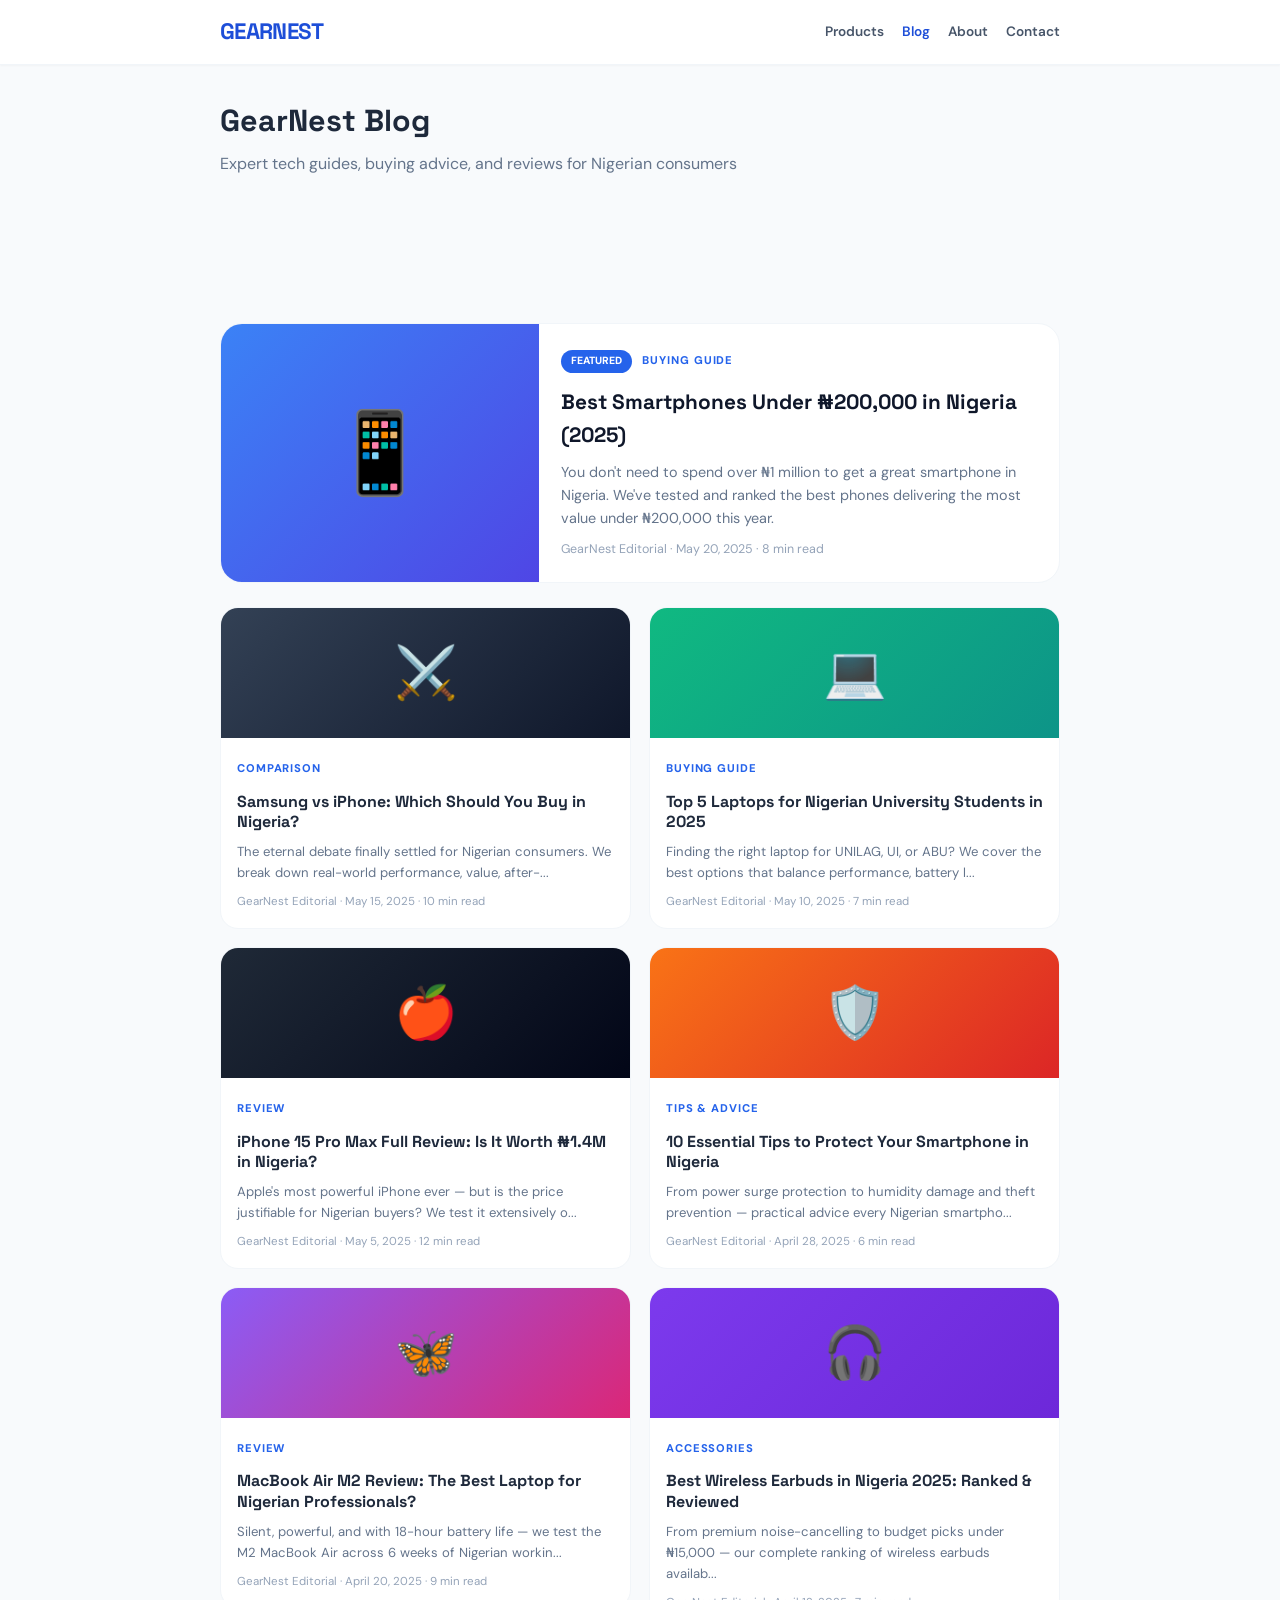
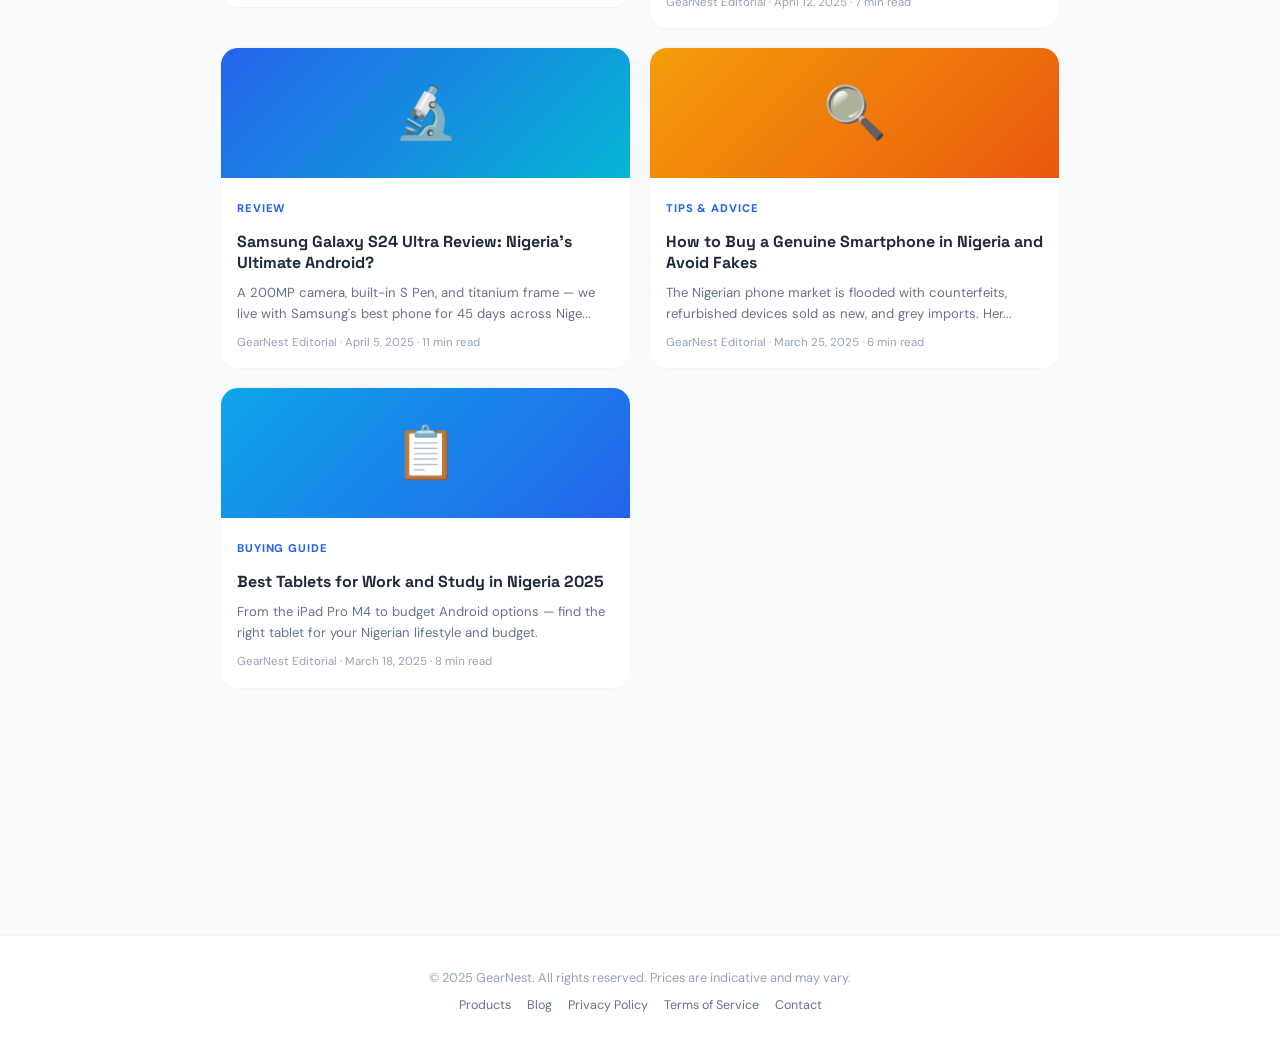
<file: blog/index.html>
<!DOCTYPE html>
<html lang="en">
<head>
<meta charset="UTF-8">
<meta name="viewport" content="width=device-width, initial-scale=1.0">
<title>GearNest Blog — Tech Guides, Reviews & Buying Advice for Nigeria</title>
<meta name="description" content="Expert tech guides, buying advice, and honest reviews for Nigerian consumers. Phones, laptops, tablets, and accessories.">
<link rel="canonical" href="https://gearnest.com.ng/blog/">
<meta name="google-adsense-account" content="ca-pub-3059181513838739">
<link rel="stylesheet" href="/blog/blog-style.css">
<script async src="https://pagead2.googlesyndication.com/pagead/js/adsbygoogle.js?client=ca-pub-3059181513838739" crossorigin="anonymous"></script>
</head>
<body>
<header class="site-header">
    <div class="inner">
        <a href="/" class="logo">GEARNEST</a>
        <nav class="nav-links">
            <a href="/" >Products</a>
            <a href="/blog/" class=active>Blog</a>
            <a href="/#about">About</a>
            <a href="/#contact">Contact</a>
        </nav>
    </div>
</header>
<div class="container wide">
    <h1 class="font-display" style="font-size:1.9rem; font-weight:800; margin-bottom:6px;">GearNest Blog</h1>
    <p style="color:#64748b; margin-bottom:24px;">Expert tech guides, buying advice, and reviews for Nigerian consumers</p>

    <div class="ad-wrap">
<ins class="adsbygoogle"
     style="display:block"
     data-ad-client="ca-pub-3059181513838739"
     data-ad-slot="9661309118"
     data-ad-format="auto"
     data-full-width-responsive="true"></ins>
<script>(adsbygoogle = window.adsbygoogle || []).push({});</script>
</div>

    <a href="/blog/best-phones-under-200k-nigeria-2025.html" style="text-decoration:none;">
    <div class="featured-card">
        <div class="thumb g-blue">📱</div>
        <div class="content">
            <span class="featured-badge">Featured</span>
            <span class="cat-tag">Buying Guide</span>
            <h2 class="font-display" style="font-size:1.3rem; font-weight:800; margin:8px 0 8px; color:#0f172a;">Best Smartphones Under ₦200,000 in Nigeria (2025)</h2>
            <p style="color:#64748b; font-size:0.9rem; margin-bottom:10px;">You don&#x27;t need to spend over ₦1 million to get a great smartphone in Nigeria. We&#x27;ve tested and ranked the best phones delivering the most value under ₦200,000 this year.</p>
            <div class="meta" style="color:#94a3b8; font-size:0.78rem;">GearNest Editorial &middot; May 20, 2025 &middot; 8 min read</div>
        </div>
    </div>
    </a>

    <div class="blog-grid">
        <a href="/blog/samsung-vs-iphone-nigeria-2025.html" style="text-decoration:none;">
        <div class="blog-card">
            <div class="thumb g-slate">⚔️</div>
            <div class="content">
                <span class="cat-tag">Comparison</span>
                <h3>Samsung vs iPhone: Which Should You Buy in Nigeria?</h3>
                <p>The eternal debate finally settled for Nigerian consumers. We break down real-world performance, value, after-...</p>
                <div class="meta">GearNest Editorial &middot; May 15, 2025 &middot; 10 min read</div>
            </div>
        </div></a><a href="/blog/best-laptops-students-nigeria-2025.html" style="text-decoration:none;">
        <div class="blog-card">
            <div class="thumb g-green">💻</div>
            <div class="content">
                <span class="cat-tag">Buying Guide</span>
                <h3>Top 5 Laptops for Nigerian University Students in 2025</h3>
                <p>Finding the right laptop for UNILAG, UI, or ABU? We cover the best options that balance performance, battery l...</p>
                <div class="meta">GearNest Editorial &middot; May 10, 2025 &middot; 7 min read</div>
            </div>
        </div></a><a href="/blog/iphone-15-pro-max-review-nigeria.html" style="text-decoration:none;">
        <div class="blog-card">
            <div class="thumb g-gray">🍎</div>
            <div class="content">
                <span class="cat-tag">Review</span>
                <h3>iPhone 15 Pro Max Full Review: Is It Worth ₦1.4M in Nigeria?</h3>
                <p>Apple&#x27;s most powerful iPhone ever — but is the price justifiable for Nigerian buyers? We test it extensively o...</p>
                <div class="meta">GearNest Editorial &middot; May 5, 2025 &middot; 12 min read</div>
            </div>
        </div></a><a href="/blog/protect-phone-nigeria-tips.html" style="text-decoration:none;">
        <div class="blog-card">
            <div class="thumb g-orange">🛡️</div>
            <div class="content">
                <span class="cat-tag">Tips & Advice</span>
                <h3>10 Essential Tips to Protect Your Smartphone in Nigeria</h3>
                <p>From power surge protection to humidity damage and theft prevention — practical advice every Nigerian smartpho...</p>
                <div class="meta">GearNest Editorial &middot; April 28, 2025 &middot; 6 min read</div>
            </div>
        </div></a><a href="/blog/macbook-air-m2-review-nigeria.html" style="text-decoration:none;">
        <div class="blog-card">
            <div class="thumb g-purple">🦋</div>
            <div class="content">
                <span class="cat-tag">Review</span>
                <h3>MacBook Air M2 Review: The Best Laptop for Nigerian Professionals?</h3>
                <p>Silent, powerful, and with 18-hour battery life — we test the M2 MacBook Air across 6 weeks of Nigerian workin...</p>
                <div class="meta">GearNest Editorial &middot; April 20, 2025 &middot; 9 min read</div>
            </div>
        </div></a><a href="/blog/best-wireless-earbuds-nigeria-2025.html" style="text-decoration:none;">
        <div class="blog-card">
            <div class="thumb g-violet">🎧</div>
            <div class="content">
                <span class="cat-tag">Accessories</span>
                <h3>Best Wireless Earbuds in Nigeria 2025: Ranked &amp; Reviewed</h3>
                <p>From premium noise-cancelling to budget picks under ₦15,000 — our complete ranking of wireless earbuds availab...</p>
                <div class="meta">GearNest Editorial &middot; April 12, 2025 &middot; 7 min read</div>
            </div>
        </div></a><a href="/blog/samsung-galaxy-s24-ultra-review.html" style="text-decoration:none;">
        <div class="blog-card">
            <div class="thumb g-cyan">🔬</div>
            <div class="content">
                <span class="cat-tag">Review</span>
                <h3>Samsung Galaxy S24 Ultra Review: Nigeria&#x27;s Ultimate Android?</h3>
                <p>A 200MP camera, built-in S Pen, and titanium frame — we live with Samsung&#x27;s best phone for 45 days across Nige...</p>
                <div class="meta">GearNest Editorial &middot; April 5, 2025 &middot; 11 min read</div>
            </div>
        </div></a><a href="/blog/how-to-buy-phone-nigeria-safely.html" style="text-decoration:none;">
        <div class="blog-card">
            <div class="thumb g-amber">🔍</div>
            <div class="content">
                <span class="cat-tag">Tips & Advice</span>
                <h3>How to Buy a Genuine Smartphone in Nigeria and Avoid Fakes</h3>
                <p>The Nigerian phone market is flooded with counterfeits, refurbished devices sold as new, and grey imports. Her...</p>
                <div class="meta">GearNest Editorial &middot; March 25, 2025 &middot; 6 min read</div>
            </div>
        </div></a><a href="/blog/best-tablets-nigeria-2025.html" style="text-decoration:none;">
        <div class="blog-card">
            <div class="thumb g-sky">📋</div>
            <div class="content">
                <span class="cat-tag">Buying Guide</span>
                <h3>Best Tablets for Work and Study in Nigeria 2025</h3>
                <p>From the iPad Pro M4 to budget Android options — find the right tablet for your Nigerian lifestyle and budget.</p>
                <div class="meta">GearNest Editorial &middot; March 18, 2025 &middot; 8 min read</div>
            </div>
        </div></a>
    </div>

    <div class="ad-wrap">
<ins class="adsbygoogle"
     style="display:block"
     data-ad-client="ca-pub-3059181513838739"
     data-ad-slot="9661309118"
     data-ad-format="auto"
     data-full-width-responsive="true"></ins>
<script>(adsbygoogle = window.adsbygoogle || []).push({});</script>
</div>
</div>
<footer class="site-footer">
    <p>© 2025 GearNest. All rights reserved. Prices are indicative and may vary.</p>
    <div class="links">
        <a href="/">Products</a>
        <a href="/blog/">Blog</a>
        <a href="/#privacy">Privacy Policy</a>
        <a href="/#terms">Terms of Service</a>
        <a href="/#contact">Contact</a>
    </div>
</footer>
</body>
</html>
</file>
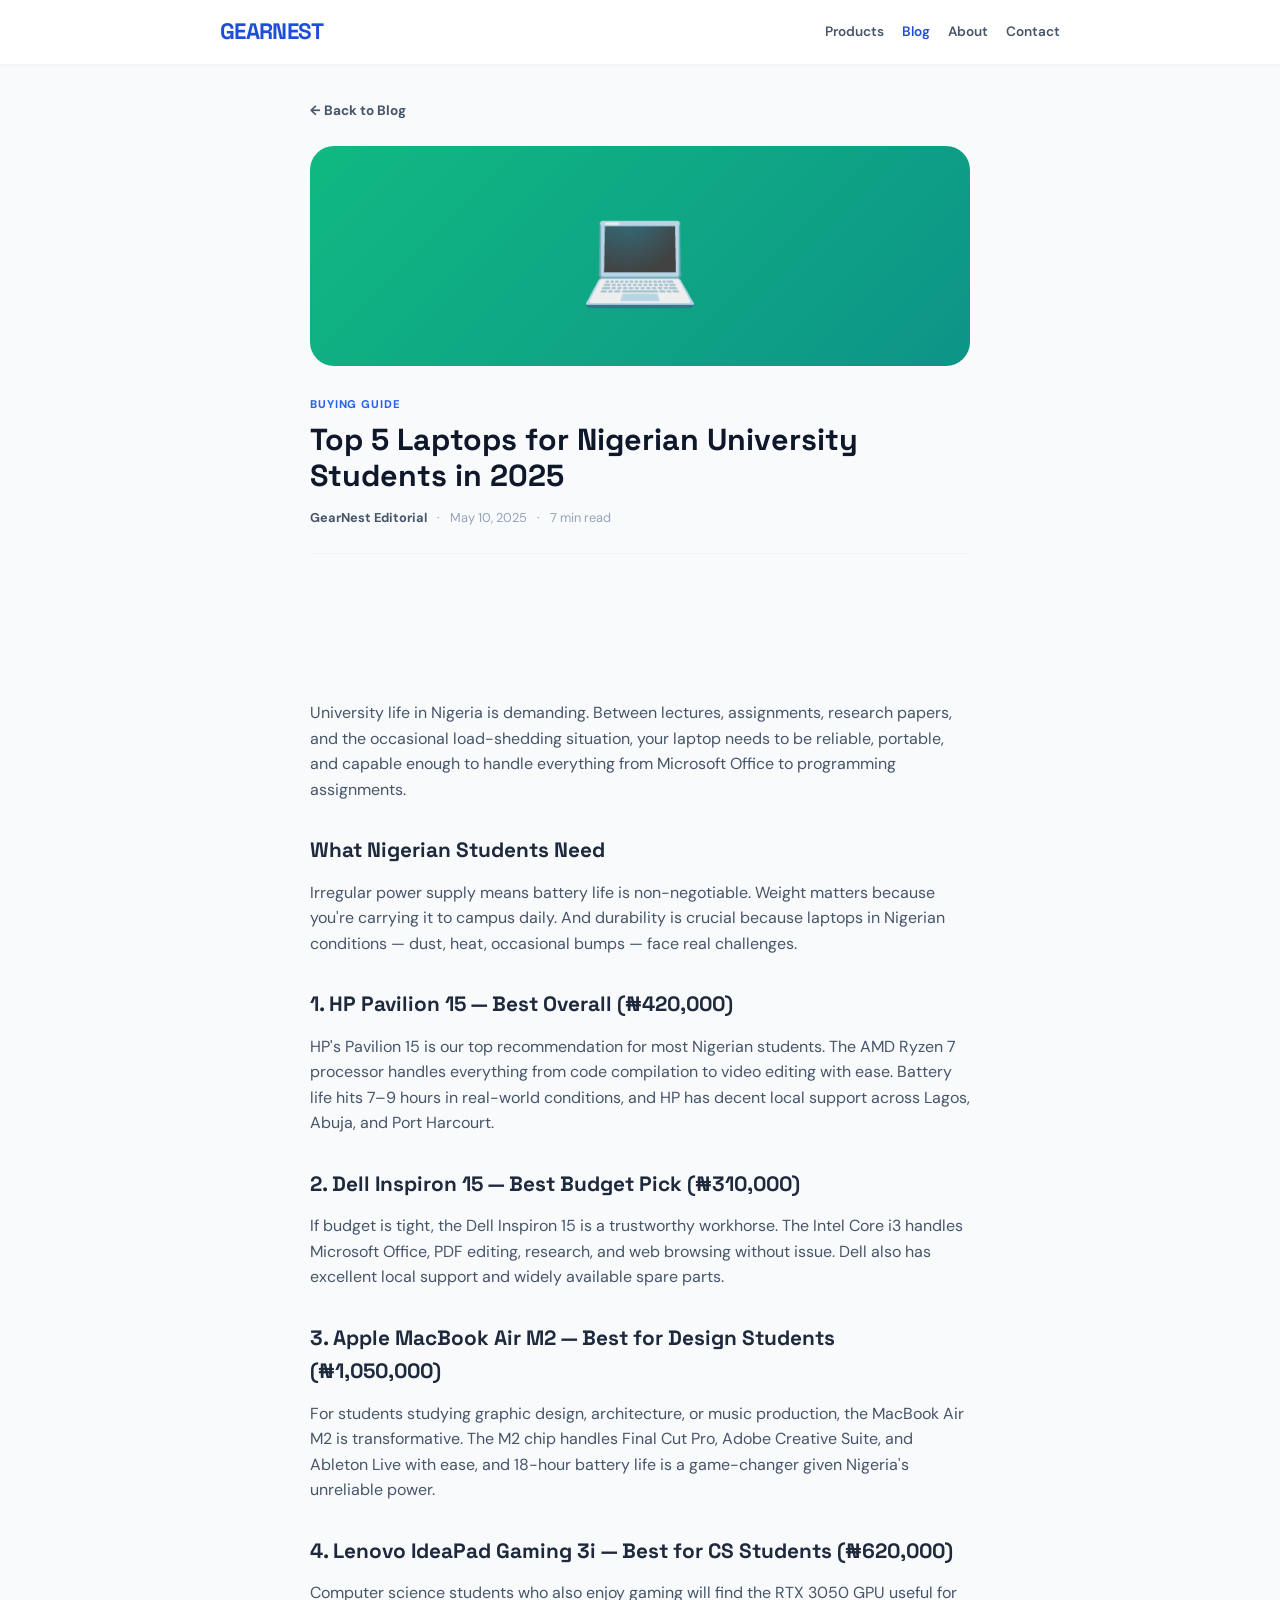
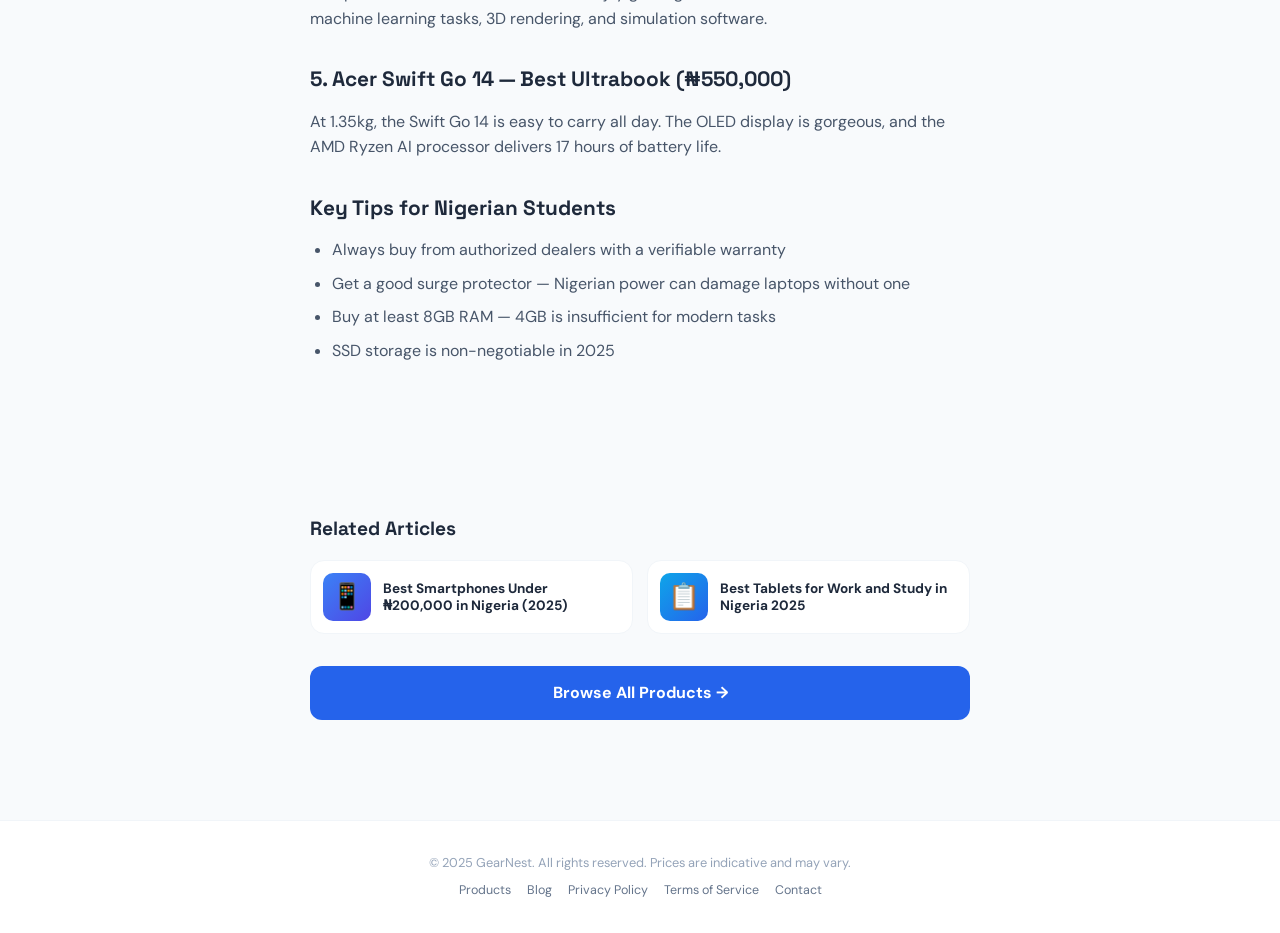
<file: blog/best-laptops-students-nigeria-2025.html>
<!DOCTYPE html>
<html lang="en">
<head>
<meta charset="UTF-8">
<meta name="viewport" content="width=device-width, initial-scale=1.0">
<title>Top 5 Laptops for Nigerian University Students in 2025 | GearNest Blog</title>
<meta name="description" content="Finding the right laptop for UNILAG, UI, or ABU? We cover the best options that balance performance, battery life, and durability for Nigerian student life.">
<meta name="author" content="GearNest Editorial">
<meta property="og:title" content="Top 5 Laptops for Nigerian University Students in 2025">
<meta property="og:description" content="Finding the right laptop for UNILAG, UI, or ABU? We cover the best options that balance performance, battery life, and durability for Nigerian student life.">
<meta property="og:type" content="article">
<link rel="canonical" href="https://gearnest.com.ng/blog/best-laptops-students-nigeria-2025.html">
<meta name="google-adsense-account" content="ca-pub-3059181513838739">
<link rel="stylesheet" href="/blog/blog-style.css">
<script async src="https://pagead2.googlesyndication.com/pagead/js/adsbygoogle.js?client=ca-pub-3059181513838739" crossorigin="anonymous"></script>
</head>
<body>
<header class="site-header">
    <div class="inner">
        <a href="/" class="logo">GEARNEST</a>
        <nav class="nav-links">
            <a href="/" >Products</a>
            <a href="/blog/" class=active>Blog</a>
            <a href="/#about">About</a>
            <a href="/#contact">Contact</a>
        </nav>
    </div>
</header>
<div class="container">
    <a href="/blog/" class="back-link">&larr; Back to Blog</a>

    <div class="article-hero g-green">💻</div>

    <span class="cat-tag">Buying Guide</span>
    <h1 class="article-title">Top 5 Laptops for Nigerian University Students in 2025</h1>
    <div class="byline">
        <strong>GearNest Editorial</strong>
        <span>&middot;</span><span>May 10, 2025</span>
        <span>&middot;</span><span>7 min read</span>
    </div>

    <div class="ad-wrap">
<ins class="adsbygoogle"
     style="display:block"
     data-ad-client="ca-pub-3059181513838739"
     data-ad-slot="9661309118"
     data-ad-format="auto"
     data-full-width-responsive="true"></ins>
<script>(adsbygoogle = window.adsbygoogle || []).push({});</script>
</div>

    <div class="article-body">
        
<p>University life in Nigeria is demanding. Between lectures, assignments, research papers, and the occasional load-shedding situation, your laptop needs to be reliable, portable, and capable enough to handle everything from Microsoft Office to programming assignments.</p>
<h2>What Nigerian Students Need</h2>
<p>Irregular power supply means battery life is non-negotiable. Weight matters because you're carrying it to campus daily. And durability is crucial because laptops in Nigerian conditions — dust, heat, occasional bumps — face real challenges.</p>
<h2>1. HP Pavilion 15 — Best Overall (₦420,000)</h2>
<p>HP's Pavilion 15 is our top recommendation for most Nigerian students. The AMD Ryzen 7 processor handles everything from code compilation to video editing with ease. Battery life hits 7–9 hours in real-world conditions, and HP has decent local support across Lagos, Abuja, and Port Harcourt.</p>
<h2>2. Dell Inspiron 15 — Best Budget Pick (₦310,000)</h2>
<p>If budget is tight, the Dell Inspiron 15 is a trustworthy workhorse. The Intel Core i3 handles Microsoft Office, PDF editing, research, and web browsing without issue. Dell also has excellent local support and widely available spare parts.</p>
<h2>3. Apple MacBook Air M2 — Best for Design Students (₦1,050,000)</h2>
<p>For students studying graphic design, architecture, or music production, the MacBook Air M2 is transformative. The M2 chip handles Final Cut Pro, Adobe Creative Suite, and Ableton Live with ease, and 18-hour battery life is a game-changer given Nigeria's unreliable power.</p>
<h2>4. Lenovo IdeaPad Gaming 3i — Best for CS Students (₦620,000)</h2>
<p>Computer science students who also enjoy gaming will find the RTX 3050 GPU useful for machine learning tasks, 3D rendering, and simulation software.</p>
<h2>5. Acer Swift Go 14 — Best Ultrabook (₦550,000)</h2>
<p>At 1.35kg, the Swift Go 14 is easy to carry all day. The OLED display is gorgeous, and the AMD Ryzen AI processor delivers 17 hours of battery life.</p>
<h2>Key Tips for Nigerian Students</h2>
<ul>
<li>Always buy from authorized dealers with a verifiable warranty</li>
<li>Get a good surge protector — Nigerian power can damage laptops without one</li>
<li>Buy at least 8GB RAM — 4GB is insufficient for modern tasks</li>
<li>SSD storage is non-negotiable in 2025</li>
</ul>

    </div>

    <div class="ad-wrap">
<ins class="adsbygoogle"
     style="display:block"
     data-ad-client="ca-pub-3059181513838739"
     data-ad-slot="9661309118"
     data-ad-format="auto"
     data-full-width-responsive="true"></ins>
<script>(adsbygoogle = window.adsbygoogle || []).push({});</script>
</div>

    <h2 style="font-family:'Space Grotesk',sans-serif; font-size:1.2rem; margin-top:32px; margin-bottom:6px;">Related Articles</h2>
    <div class="related-grid">
        <a href="/blog/best-phones-under-200k-nigeria-2025.html" style="text-decoration:none;">
        <div class="related-card">
            <div class="related-emoji g-blue">📱</div>
            <p>Best Smartphones Under ₦200,000 in Nigeria (2025)</p>
        </div></a><a href="/blog/best-tablets-nigeria-2025.html" style="text-decoration:none;">
        <div class="related-card">
            <div class="related-emoji g-sky">📋</div>
            <p>Best Tablets for Work and Study in Nigeria 2025</p>
        </div></a>
    </div>

    <a href="/" style="display:block; text-align:center; margin-top:32px; background:#2563eb; color:#fff; padding:14px; border-radius:12px; font-weight:700; text-decoration:none;">
        Browse All Products &rarr;
    </a>
</div>
<footer class="site-footer">
    <p>© 2025 GearNest. All rights reserved. Prices are indicative and may vary.</p>
    <div class="links">
        <a href="/">Products</a>
        <a href="/blog/">Blog</a>
        <a href="/#privacy">Privacy Policy</a>
        <a href="/#terms">Terms of Service</a>
        <a href="/#contact">Contact</a>
    </div>
</footer>
</body>
</html>
</file>
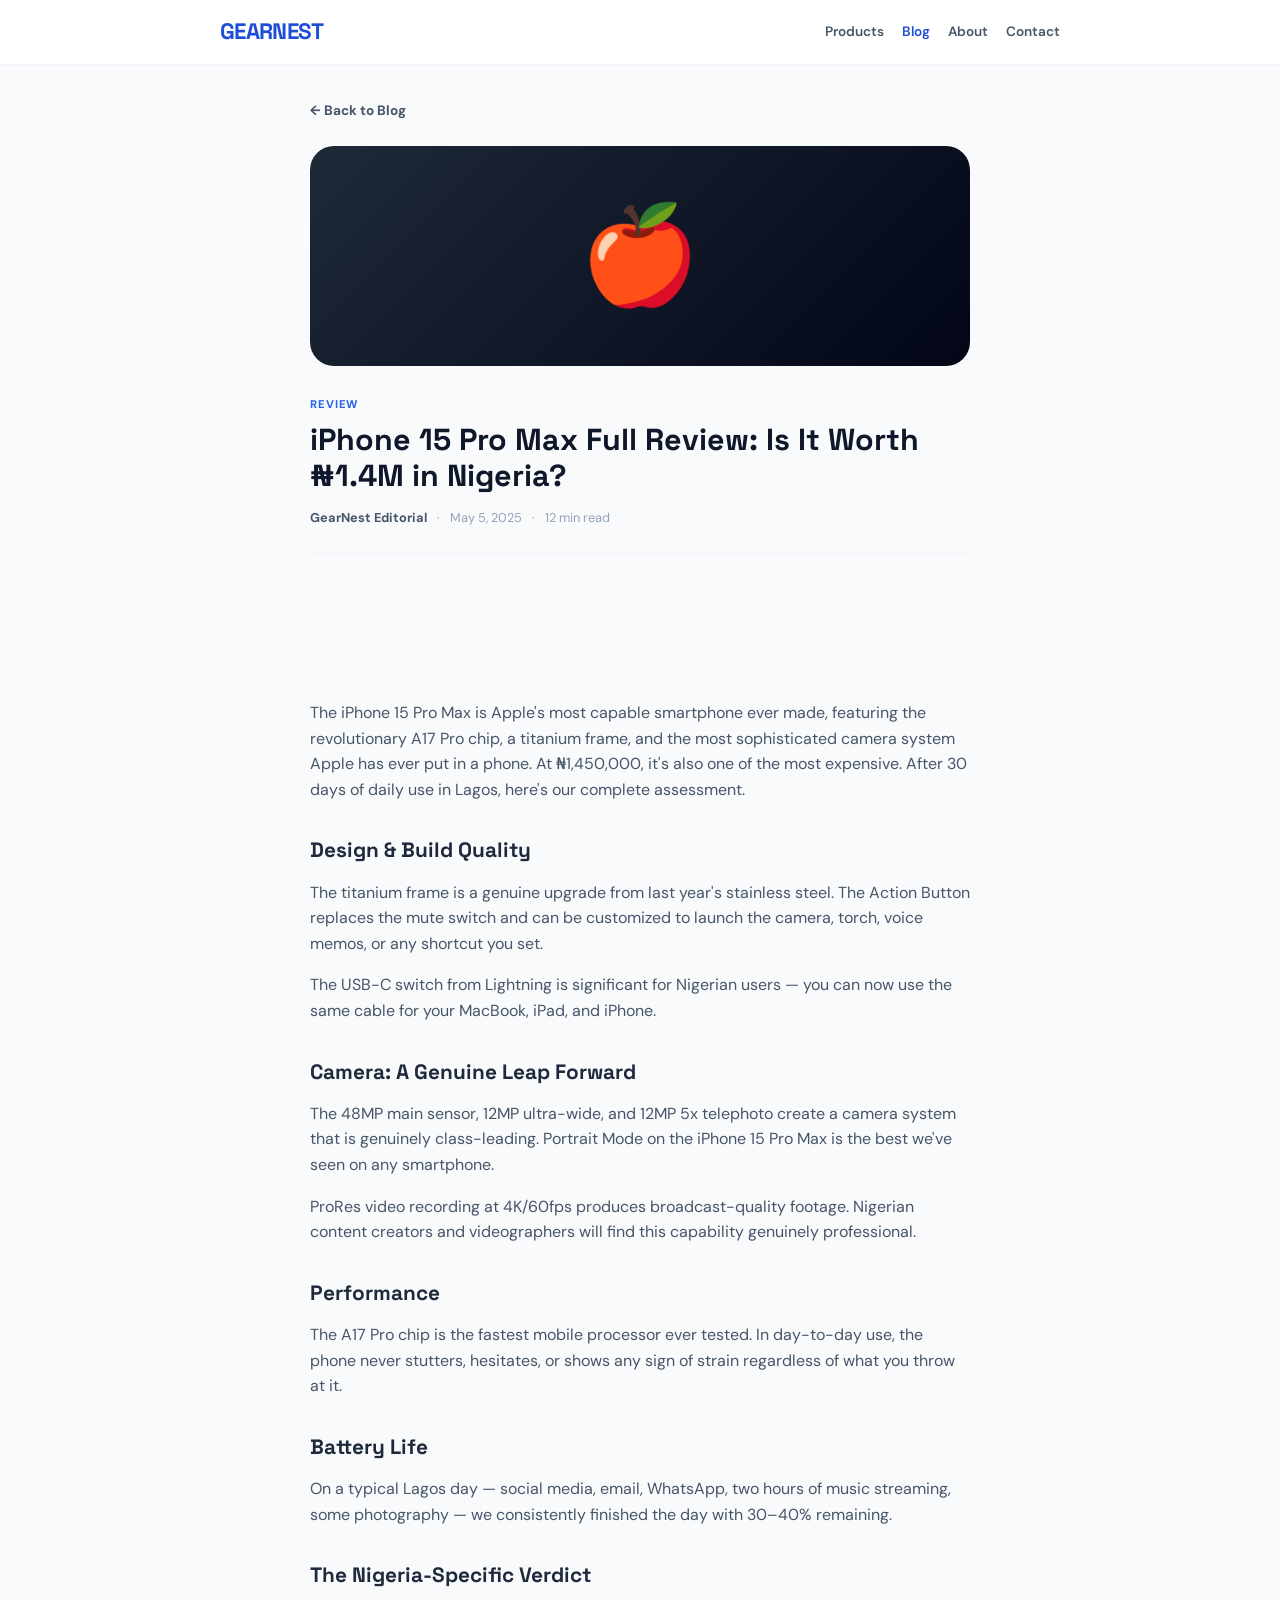
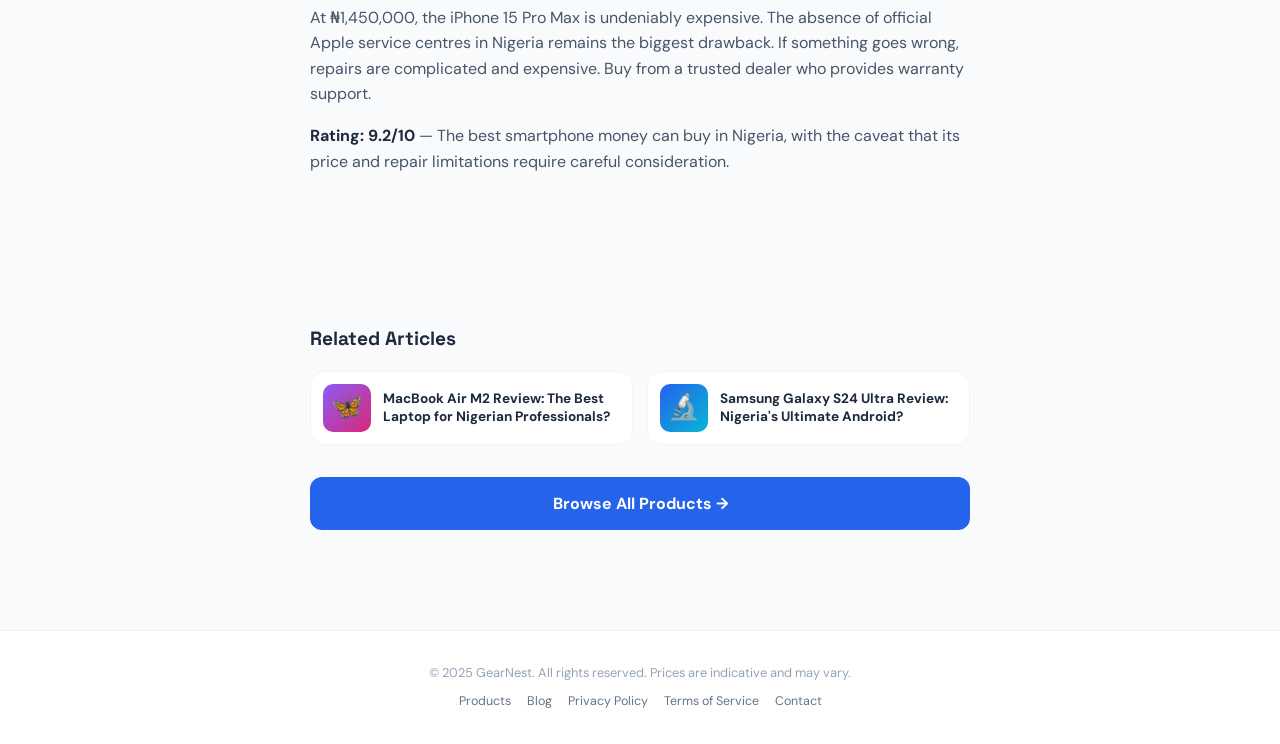
<file: blog/best-tablets-nigeria-2025.html>
<!DOCTYPE html>
<html lang="en">
<head>
<meta charset="UTF-8">
<meta name="viewport" content="width=device-width, initial-scale=1.0">
<title>iPhone 15 Pro Max Full Review: Is It Worth ₦1.4M in Nigeria? | GearNest Blog</title>
<meta name="description" content="Apple&#x27;s most powerful iPhone ever — but is the price justifiable for Nigerian buyers? We test it extensively over 30 days.">
<meta name="author" content="GearNest Editorial">
<meta property="og:title" content="iPhone 15 Pro Max Full Review: Is It Worth ₦1.4M in Nigeria?">
<meta property="og:description" content="Apple&#x27;s most powerful iPhone ever — but is the price justifiable for Nigerian buyers? We test it extensively over 30 days.">
<meta property="og:type" content="article">
<link rel="canonical" href="https://gearnest.com.ng/blog/iphone-15-pro-max-review-nigeria.html">
<meta name="google-adsense-account" content="ca-pub-3059181513838739">
<link rel="stylesheet" href="/blog/blog-style.css">
<script async src="https://pagead2.googlesyndication.com/pagead/js/adsbygoogle.js?client=ca-pub-3059181513838739" crossorigin="anonymous"></script>
</head>
<body>
<header class="site-header">
    <div class="inner">
        <a href="/" class="logo">GEARNEST</a>
        <nav class="nav-links">
            <a href="/" >Products</a>
            <a href="/blog/" class=active>Blog</a>
            <a href="/#about">About</a>
            <a href="/#contact">Contact</a>
        </nav>
    </div>
</header>
<div class="container">
    <a href="/blog/" class="back-link">&larr; Back to Blog</a>

    <div class="article-hero g-gray">🍎</div>

    <span class="cat-tag">Review</span>
    <h1 class="article-title">iPhone 15 Pro Max Full Review: Is It Worth ₦1.4M in Nigeria?</h1>
    <div class="byline">
        <strong>GearNest Editorial</strong>
        <span>&middot;</span><span>May 5, 2025</span>
        <span>&middot;</span><span>12 min read</span>
    </div>

    <div class="ad-wrap">
<ins class="adsbygoogle"
     style="display:block"
     data-ad-client="ca-pub-3059181513838739"
     data-ad-slot="9661309118"
     data-ad-format="auto"
     data-full-width-responsive="true"></ins>
<script>(adsbygoogle = window.adsbygoogle || []).push({});</script>
</div>

    <div class="article-body">
        
<p>The iPhone 15 Pro Max is Apple's most capable smartphone ever made, featuring the revolutionary A17 Pro chip, a titanium frame, and the most sophisticated camera system Apple has ever put in a phone. At ₦1,450,000, it's also one of the most expensive. After 30 days of daily use in Lagos, here's our complete assessment.</p>
<h2>Design &amp; Build Quality</h2>
<p>The titanium frame is a genuine upgrade from last year's stainless steel. The Action Button replaces the mute switch and can be customized to launch the camera, torch, voice memos, or any shortcut you set.</p>
<p>The USB-C switch from Lightning is significant for Nigerian users — you can now use the same cable for your MacBook, iPad, and iPhone.</p>
<h2>Camera: A Genuine Leap Forward</h2>
<p>The 48MP main sensor, 12MP ultra-wide, and 12MP 5x telephoto create a camera system that is genuinely class-leading. Portrait Mode on the iPhone 15 Pro Max is the best we've seen on any smartphone.</p>
<p>ProRes video recording at 4K/60fps produces broadcast-quality footage. Nigerian content creators and videographers will find this capability genuinely professional.</p>
<h2>Performance</h2>
<p>The A17 Pro chip is the fastest mobile processor ever tested. In day-to-day use, the phone never stutters, hesitates, or shows any sign of strain regardless of what you throw at it.</p>
<h2>Battery Life</h2>
<p>On a typical Lagos day — social media, email, WhatsApp, two hours of music streaming, some photography — we consistently finished the day with 30–40% remaining.</p>
<h2>The Nigeria-Specific Verdict</h2>
<p>At ₦1,450,000, the iPhone 15 Pro Max is undeniably expensive. The absence of official Apple service centres in Nigeria remains the biggest drawback. If something goes wrong, repairs are complicated and expensive. Buy from a trusted dealer who provides warranty support.</p>
<p><strong>Rating: 9.2/10</strong> — The best smartphone money can buy in Nigeria, with the caveat that its price and repair limitations require careful consideration.</p>

    </div>

    <div class="ad-wrap">
<ins class="adsbygoogle"
     style="display:block"
     data-ad-client="ca-pub-3059181513838739"
     data-ad-slot="9661309118"
     data-ad-format="auto"
     data-full-width-responsive="true"></ins>
<script>(adsbygoogle = window.adsbygoogle || []).push({});</script>
</div>

    <h2 style="font-family:'Space Grotesk',sans-serif; font-size:1.2rem; margin-top:32px; margin-bottom:6px;">Related Articles</h2>
    <div class="related-grid">
        <a href="/blog/macbook-air-m2-review-nigeria.html" style="text-decoration:none;">
        <div class="related-card">
            <div class="related-emoji g-purple">🦋</div>
            <p>MacBook Air M2 Review: The Best Laptop for Nigerian Professionals?</p>
        </div></a><a href="/blog/samsung-galaxy-s24-ultra-review.html" style="text-decoration:none;">
        <div class="related-card">
            <div class="related-emoji g-cyan">🔬</div>
            <p>Samsung Galaxy S24 Ultra Review: Nigeria&#x27;s Ultimate Android?</p>
        </div></a>
    </div>

    <a href="/" style="display:block; text-align:center; margin-top:32px; background:#2563eb; color:#fff; padding:14px; border-radius:12px; font-weight:700; text-decoration:none;">
        Browse All Products &rarr;
    </a>
</div>
<footer class="site-footer">
    <p>© 2025 GearNest. All rights reserved. Prices are indicative and may vary.</p>
    <div class="links">
        <a href="/">Products</a>
        <a href="/blog/">Blog</a>
        <a href="/#privacy">Privacy Policy</a>
        <a href="/#terms">Terms of Service</a>
        <a href="/#contact">Contact</a>
    </div>
</footer>
</body>
</html>
</file>
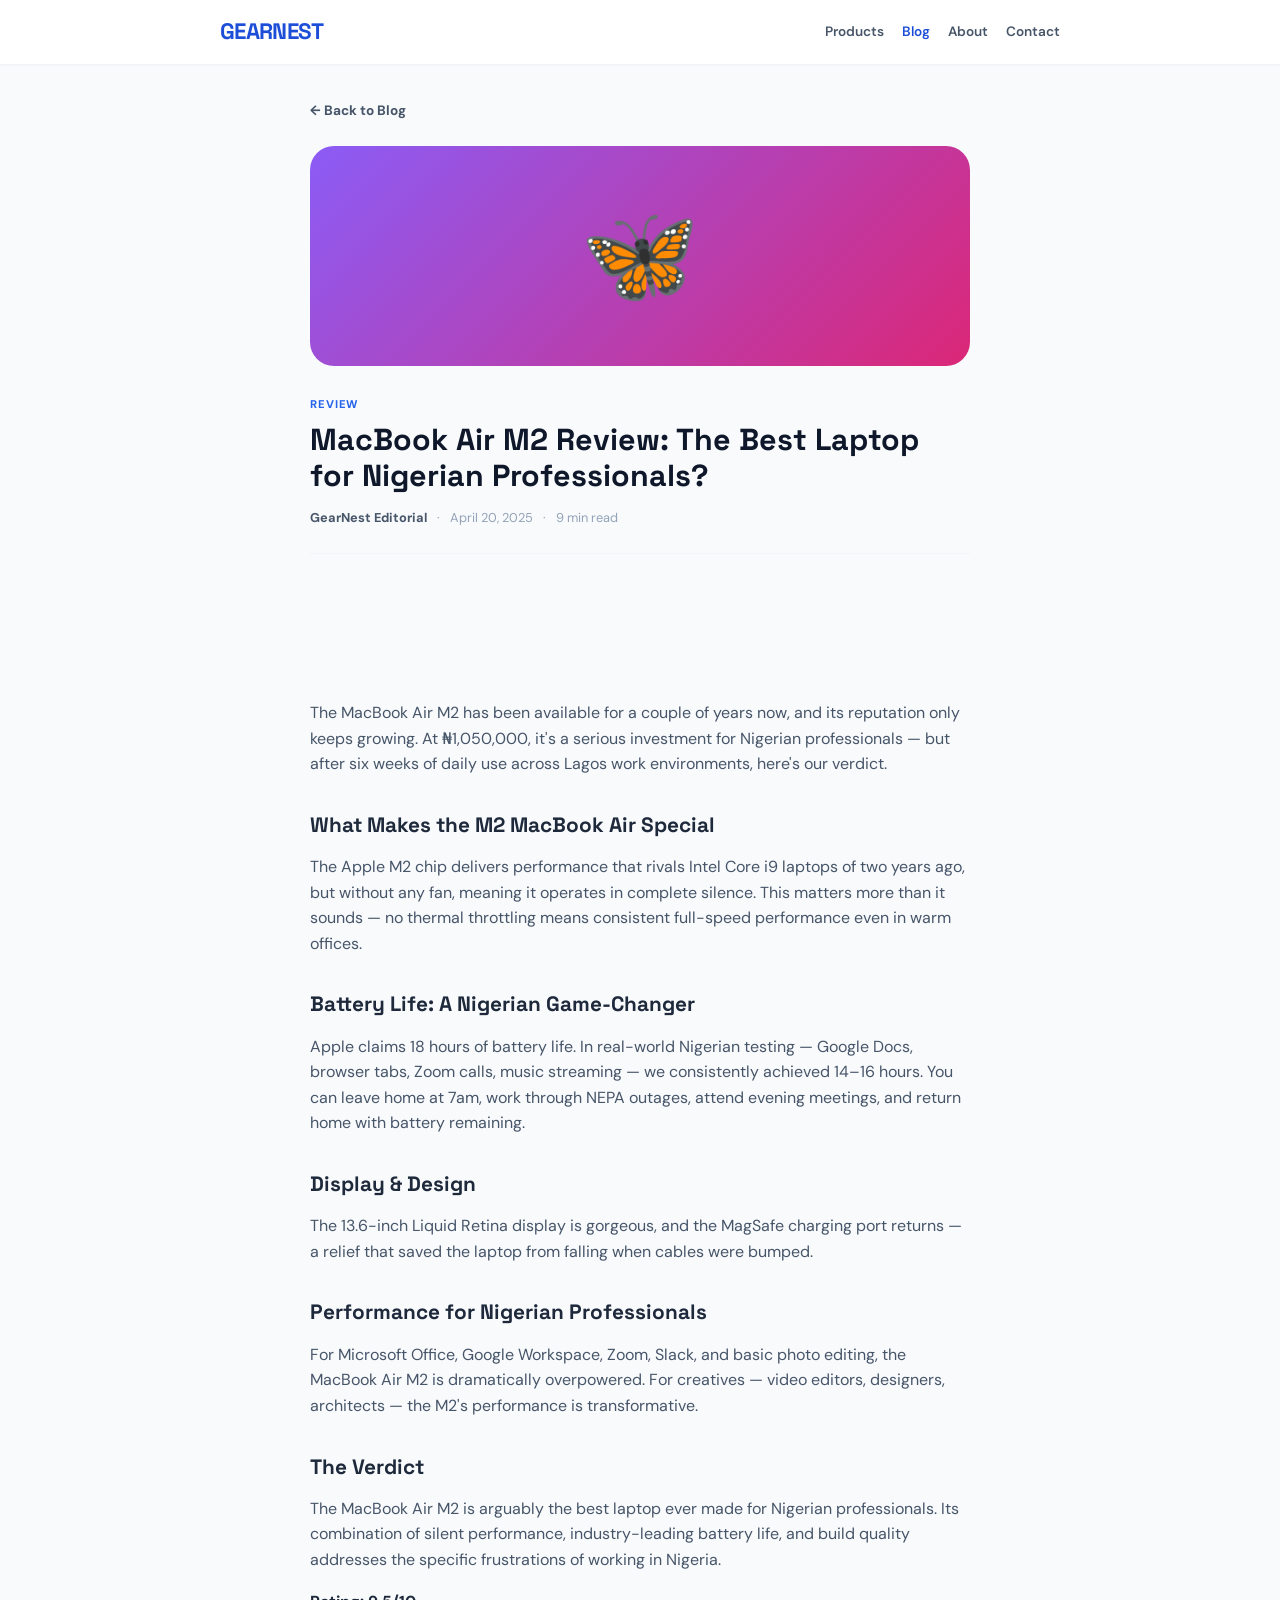
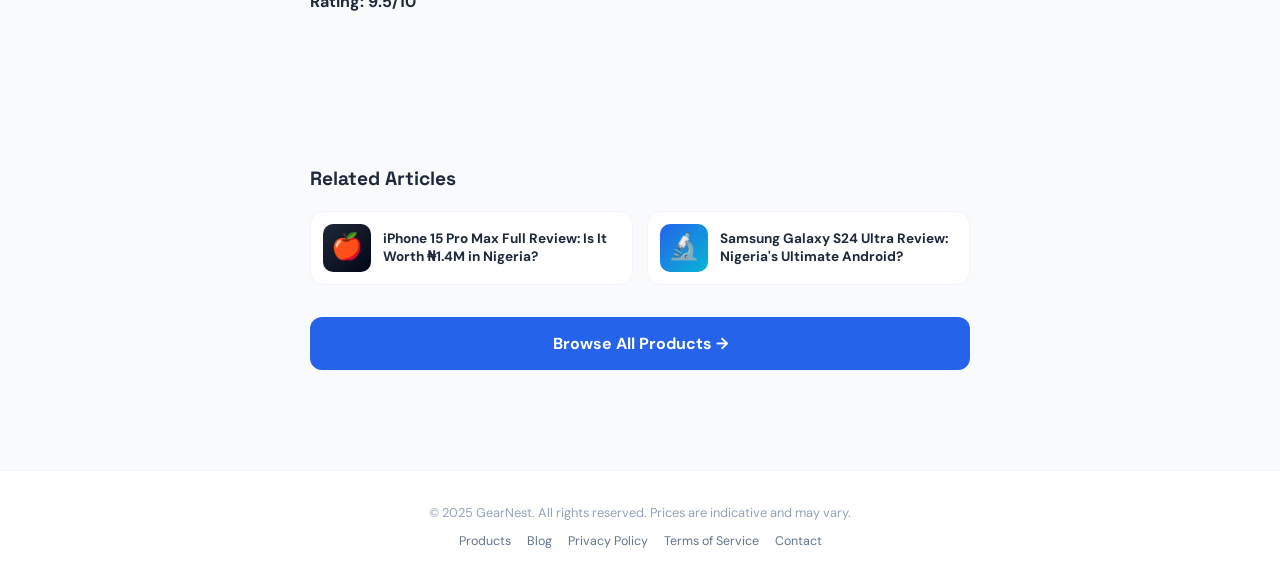
<file: blog/best-wireless-earbuds-nigeria-2025.html>
<!DOCTYPE html>
<html lang="en">
<head>
<meta charset="UTF-8">
<meta name="viewport" content="width=device-width, initial-scale=1.0">
<title>MacBook Air M2 Review: The Best Laptop for Nigerian Professionals? | GearNest Blog</title>
<meta name="description" content="Silent, powerful, and with 18-hour battery life — we test the M2 MacBook Air across 6 weeks of Nigerian working conditions.">
<meta name="author" content="GearNest Editorial">
<meta property="og:title" content="MacBook Air M2 Review: The Best Laptop for Nigerian Professionals?">
<meta property="og:description" content="Silent, powerful, and with 18-hour battery life — we test the M2 MacBook Air across 6 weeks of Nigerian working conditions.">
<meta property="og:type" content="article">
<link rel="canonical" href="https://gearnest.com.ng/blog/macbook-air-m2-review-nigeria.html">
<meta name="google-adsense-account" content="ca-pub-3059181513838739">
<link rel="stylesheet" href="/blog/blog-style.css">
<script async src="https://pagead2.googlesyndication.com/pagead/js/adsbygoogle.js?client=ca-pub-3059181513838739" crossorigin="anonymous"></script>
</head>
<body>
<header class="site-header">
    <div class="inner">
        <a href="/" class="logo">GEARNEST</a>
        <nav class="nav-links">
            <a href="/" >Products</a>
            <a href="/blog/" class=active>Blog</a>
            <a href="/#about">About</a>
            <a href="/#contact">Contact</a>
        </nav>
    </div>
</header>
<div class="container">
    <a href="/blog/" class="back-link">&larr; Back to Blog</a>

    <div class="article-hero g-purple">🦋</div>

    <span class="cat-tag">Review</span>
    <h1 class="article-title">MacBook Air M2 Review: The Best Laptop for Nigerian Professionals?</h1>
    <div class="byline">
        <strong>GearNest Editorial</strong>
        <span>&middot;</span><span>April 20, 2025</span>
        <span>&middot;</span><span>9 min read</span>
    </div>

    <div class="ad-wrap">
<ins class="adsbygoogle"
     style="display:block"
     data-ad-client="ca-pub-3059181513838739"
     data-ad-slot="9661309118"
     data-ad-format="auto"
     data-full-width-responsive="true"></ins>
<script>(adsbygoogle = window.adsbygoogle || []).push({});</script>
</div>

    <div class="article-body">
        
<p>The MacBook Air M2 has been available for a couple of years now, and its reputation only keeps growing. At ₦1,050,000, it's a serious investment for Nigerian professionals — but after six weeks of daily use across Lagos work environments, here's our verdict.</p>
<h2>What Makes the M2 MacBook Air Special</h2>
<p>The Apple M2 chip delivers performance that rivals Intel Core i9 laptops of two years ago, but without any fan, meaning it operates in complete silence. This matters more than it sounds — no thermal throttling means consistent full-speed performance even in warm offices.</p>
<h2>Battery Life: A Nigerian Game-Changer</h2>
<p>Apple claims 18 hours of battery life. In real-world Nigerian testing — Google Docs, browser tabs, Zoom calls, music streaming — we consistently achieved 14–16 hours. You can leave home at 7am, work through NEPA outages, attend evening meetings, and return home with battery remaining.</p>
<h2>Display &amp; Design</h2>
<p>The 13.6-inch Liquid Retina display is gorgeous, and the MagSafe charging port returns — a relief that saved the laptop from falling when cables were bumped.</p>
<h2>Performance for Nigerian Professionals</h2>
<p>For Microsoft Office, Google Workspace, Zoom, Slack, and basic photo editing, the MacBook Air M2 is dramatically overpowered. For creatives — video editors, designers, architects — the M2's performance is transformative.</p>
<h2>The Verdict</h2>
<p>The MacBook Air M2 is arguably the best laptop ever made for Nigerian professionals. Its combination of silent performance, industry-leading battery life, and build quality addresses the specific frustrations of working in Nigeria.</p>
<p><strong>Rating: 9.5/10</strong></p>

    </div>

    <div class="ad-wrap">
<ins class="adsbygoogle"
     style="display:block"
     data-ad-client="ca-pub-3059181513838739"
     data-ad-slot="9661309118"
     data-ad-format="auto"
     data-full-width-responsive="true"></ins>
<script>(adsbygoogle = window.adsbygoogle || []).push({});</script>
</div>

    <h2 style="font-family:'Space Grotesk',sans-serif; font-size:1.2rem; margin-top:32px; margin-bottom:6px;">Related Articles</h2>
    <div class="related-grid">
        <a href="/blog/iphone-15-pro-max-review-nigeria.html" style="text-decoration:none;">
        <div class="related-card">
            <div class="related-emoji g-gray">🍎</div>
            <p>iPhone 15 Pro Max Full Review: Is It Worth ₦1.4M in Nigeria?</p>
        </div></a><a href="/blog/samsung-galaxy-s24-ultra-review.html" style="text-decoration:none;">
        <div class="related-card">
            <div class="related-emoji g-cyan">🔬</div>
            <p>Samsung Galaxy S24 Ultra Review: Nigeria&#x27;s Ultimate Android?</p>
        </div></a>
    </div>

    <a href="/" style="display:block; text-align:center; margin-top:32px; background:#2563eb; color:#fff; padding:14px; border-radius:12px; font-weight:700; text-decoration:none;">
        Browse All Products &rarr;
    </a>
</div>
<footer class="site-footer">
    <p>© 2025 GearNest. All rights reserved. Prices are indicative and may vary.</p>
    <div class="links">
        <a href="/">Products</a>
        <a href="/blog/">Blog</a>
        <a href="/#privacy">Privacy Policy</a>
        <a href="/#terms">Terms of Service</a>
        <a href="/#contact">Contact</a>
    </div>
</footer>
</body>
</html>
</file>
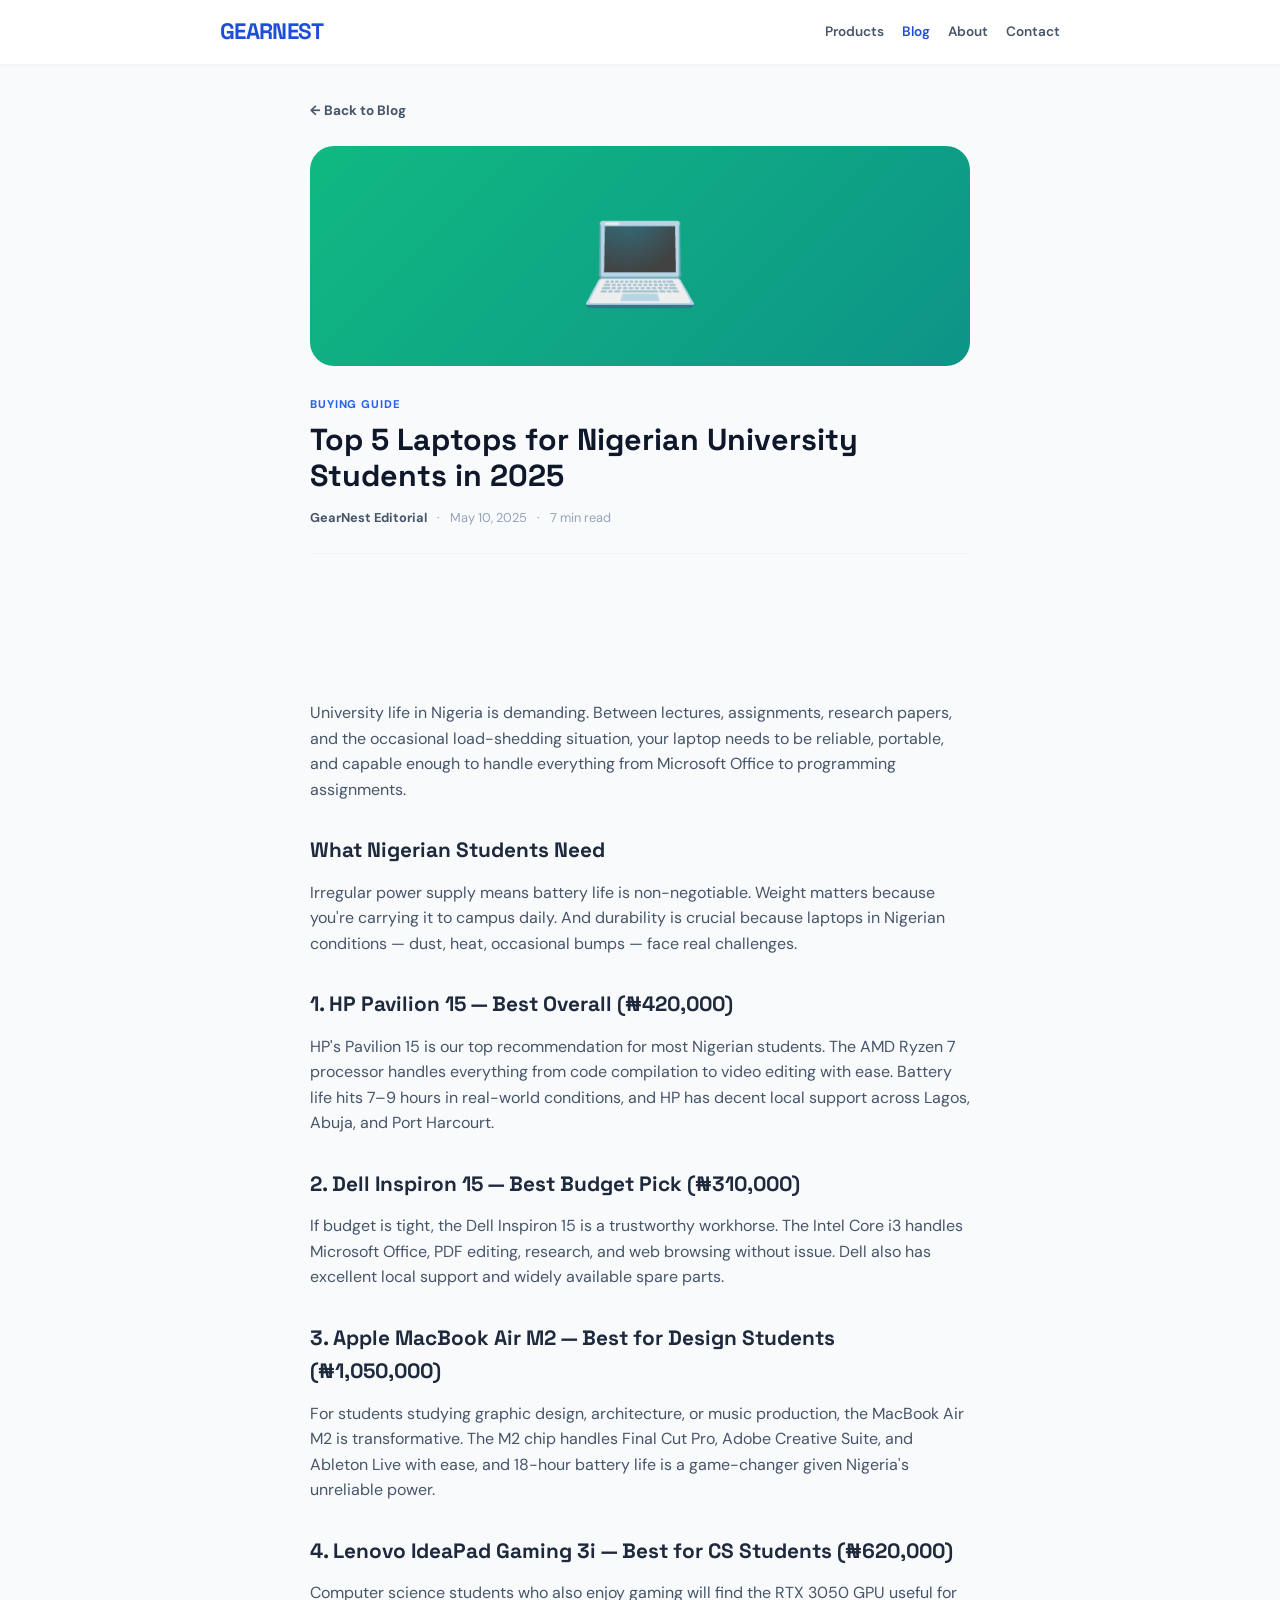
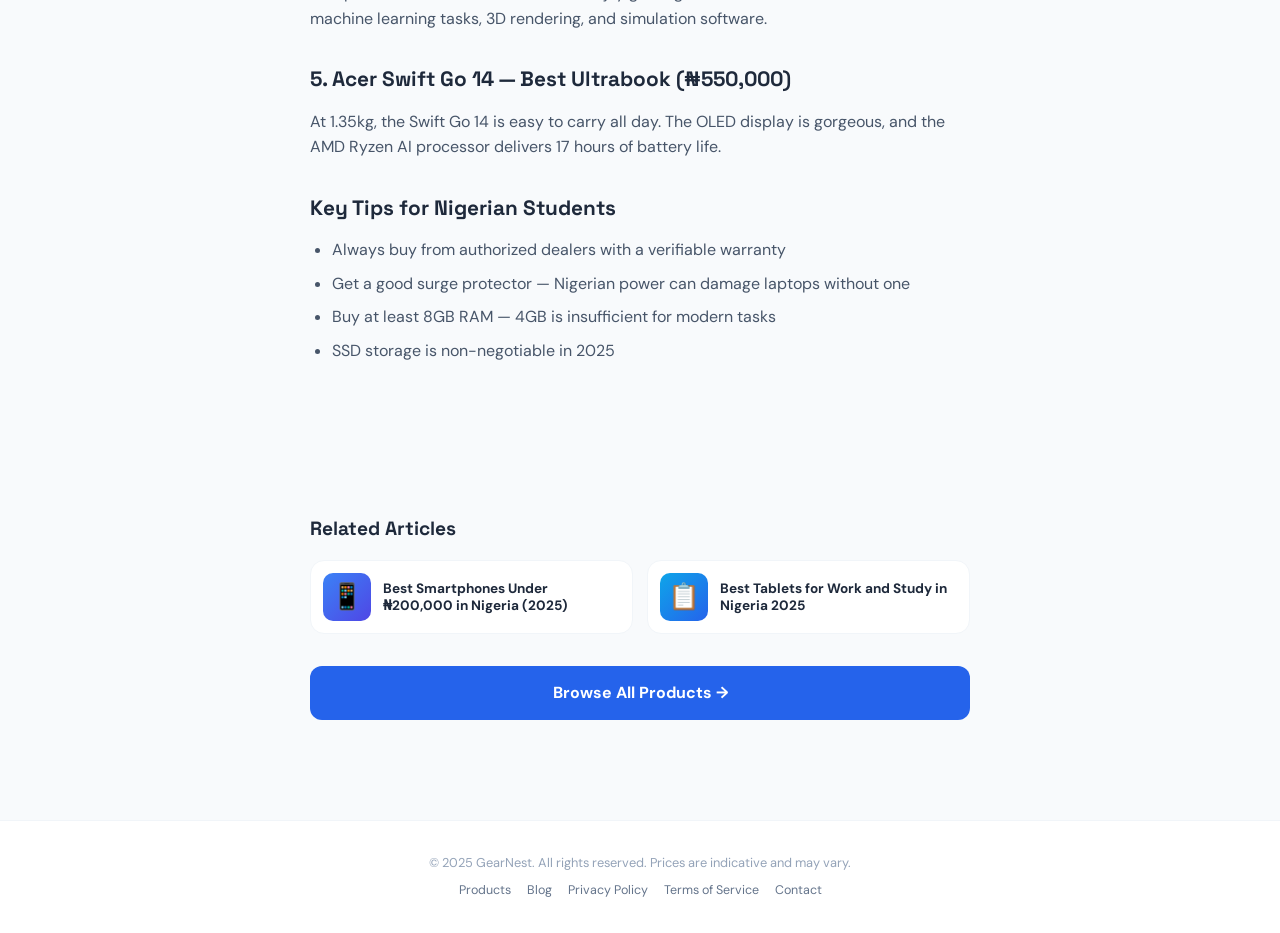
<file: blog/how-to-buy-phone-nigeria-safely.html>
<!DOCTYPE html>
<html lang="en">
<head>
<meta charset="UTF-8">
<meta name="viewport" content="width=device-width, initial-scale=1.0">
<title>Top 5 Laptops for Nigerian University Students in 2025 | GearNest Blog</title>
<meta name="description" content="Finding the right laptop for UNILAG, UI, or ABU? We cover the best options that balance performance, battery life, and durability for Nigerian student life.">
<meta name="author" content="GearNest Editorial">
<meta property="og:title" content="Top 5 Laptops for Nigerian University Students in 2025">
<meta property="og:description" content="Finding the right laptop for UNILAG, UI, or ABU? We cover the best options that balance performance, battery life, and durability for Nigerian student life.">
<meta property="og:type" content="article">
<link rel="canonical" href="https://gearnest.com.ng/blog/best-laptops-students-nigeria-2025.html">
<meta name="google-adsense-account" content="ca-pub-3059181513838739">
<link rel="stylesheet" href="/blog/blog-style.css">
<script async src="https://pagead2.googlesyndication.com/pagead/js/adsbygoogle.js?client=ca-pub-3059181513838739" crossorigin="anonymous"></script>
</head>
<body>
<header class="site-header">
    <div class="inner">
        <a href="/" class="logo">GEARNEST</a>
        <nav class="nav-links">
            <a href="/" >Products</a>
            <a href="/blog/" class=active>Blog</a>
            <a href="/#about">About</a>
            <a href="/#contact">Contact</a>
        </nav>
    </div>
</header>
<div class="container">
    <a href="/blog/" class="back-link">&larr; Back to Blog</a>

    <div class="article-hero g-green">💻</div>

    <span class="cat-tag">Buying Guide</span>
    <h1 class="article-title">Top 5 Laptops for Nigerian University Students in 2025</h1>
    <div class="byline">
        <strong>GearNest Editorial</strong>
        <span>&middot;</span><span>May 10, 2025</span>
        <span>&middot;</span><span>7 min read</span>
    </div>

    <div class="ad-wrap">
<ins class="adsbygoogle"
     style="display:block"
     data-ad-client="ca-pub-3059181513838739"
     data-ad-slot="9661309118"
     data-ad-format="auto"
     data-full-width-responsive="true"></ins>
<script>(adsbygoogle = window.adsbygoogle || []).push({});</script>
</div>

    <div class="article-body">
        
<p>University life in Nigeria is demanding. Between lectures, assignments, research papers, and the occasional load-shedding situation, your laptop needs to be reliable, portable, and capable enough to handle everything from Microsoft Office to programming assignments.</p>
<h2>What Nigerian Students Need</h2>
<p>Irregular power supply means battery life is non-negotiable. Weight matters because you're carrying it to campus daily. And durability is crucial because laptops in Nigerian conditions — dust, heat, occasional bumps — face real challenges.</p>
<h2>1. HP Pavilion 15 — Best Overall (₦420,000)</h2>
<p>HP's Pavilion 15 is our top recommendation for most Nigerian students. The AMD Ryzen 7 processor handles everything from code compilation to video editing with ease. Battery life hits 7–9 hours in real-world conditions, and HP has decent local support across Lagos, Abuja, and Port Harcourt.</p>
<h2>2. Dell Inspiron 15 — Best Budget Pick (₦310,000)</h2>
<p>If budget is tight, the Dell Inspiron 15 is a trustworthy workhorse. The Intel Core i3 handles Microsoft Office, PDF editing, research, and web browsing without issue. Dell also has excellent local support and widely available spare parts.</p>
<h2>3. Apple MacBook Air M2 — Best for Design Students (₦1,050,000)</h2>
<p>For students studying graphic design, architecture, or music production, the MacBook Air M2 is transformative. The M2 chip handles Final Cut Pro, Adobe Creative Suite, and Ableton Live with ease, and 18-hour battery life is a game-changer given Nigeria's unreliable power.</p>
<h2>4. Lenovo IdeaPad Gaming 3i — Best for CS Students (₦620,000)</h2>
<p>Computer science students who also enjoy gaming will find the RTX 3050 GPU useful for machine learning tasks, 3D rendering, and simulation software.</p>
<h2>5. Acer Swift Go 14 — Best Ultrabook (₦550,000)</h2>
<p>At 1.35kg, the Swift Go 14 is easy to carry all day. The OLED display is gorgeous, and the AMD Ryzen AI processor delivers 17 hours of battery life.</p>
<h2>Key Tips for Nigerian Students</h2>
<ul>
<li>Always buy from authorized dealers with a verifiable warranty</li>
<li>Get a good surge protector — Nigerian power can damage laptops without one</li>
<li>Buy at least 8GB RAM — 4GB is insufficient for modern tasks</li>
<li>SSD storage is non-negotiable in 2025</li>
</ul>

    </div>

    <div class="ad-wrap">
<ins class="adsbygoogle"
     style="display:block"
     data-ad-client="ca-pub-3059181513838739"
     data-ad-slot="9661309118"
     data-ad-format="auto"
     data-full-width-responsive="true"></ins>
<script>(adsbygoogle = window.adsbygoogle || []).push({});</script>
</div>

    <h2 style="font-family:'Space Grotesk',sans-serif; font-size:1.2rem; margin-top:32px; margin-bottom:6px;">Related Articles</h2>
    <div class="related-grid">
        <a href="/blog/best-phones-under-200k-nigeria-2025.html" style="text-decoration:none;">
        <div class="related-card">
            <div class="related-emoji g-blue">📱</div>
            <p>Best Smartphones Under ₦200,000 in Nigeria (2025)</p>
        </div></a><a href="/blog/best-tablets-nigeria-2025.html" style="text-decoration:none;">
        <div class="related-card">
            <div class="related-emoji g-sky">📋</div>
            <p>Best Tablets for Work and Study in Nigeria 2025</p>
        </div></a>
    </div>

    <a href="/" style="display:block; text-align:center; margin-top:32px; background:#2563eb; color:#fff; padding:14px; border-radius:12px; font-weight:700; text-decoration:none;">
        Browse All Products &rarr;
    </a>
</div>
<footer class="site-footer">
    <p>© 2025 GearNest. All rights reserved. Prices are indicative and may vary.</p>
    <div class="links">
        <a href="/">Products</a>
        <a href="/blog/">Blog</a>
        <a href="/#privacy">Privacy Policy</a>
        <a href="/#terms">Terms of Service</a>
        <a href="/#contact">Contact</a>
    </div>
</footer>
</body>
</html>
</file>
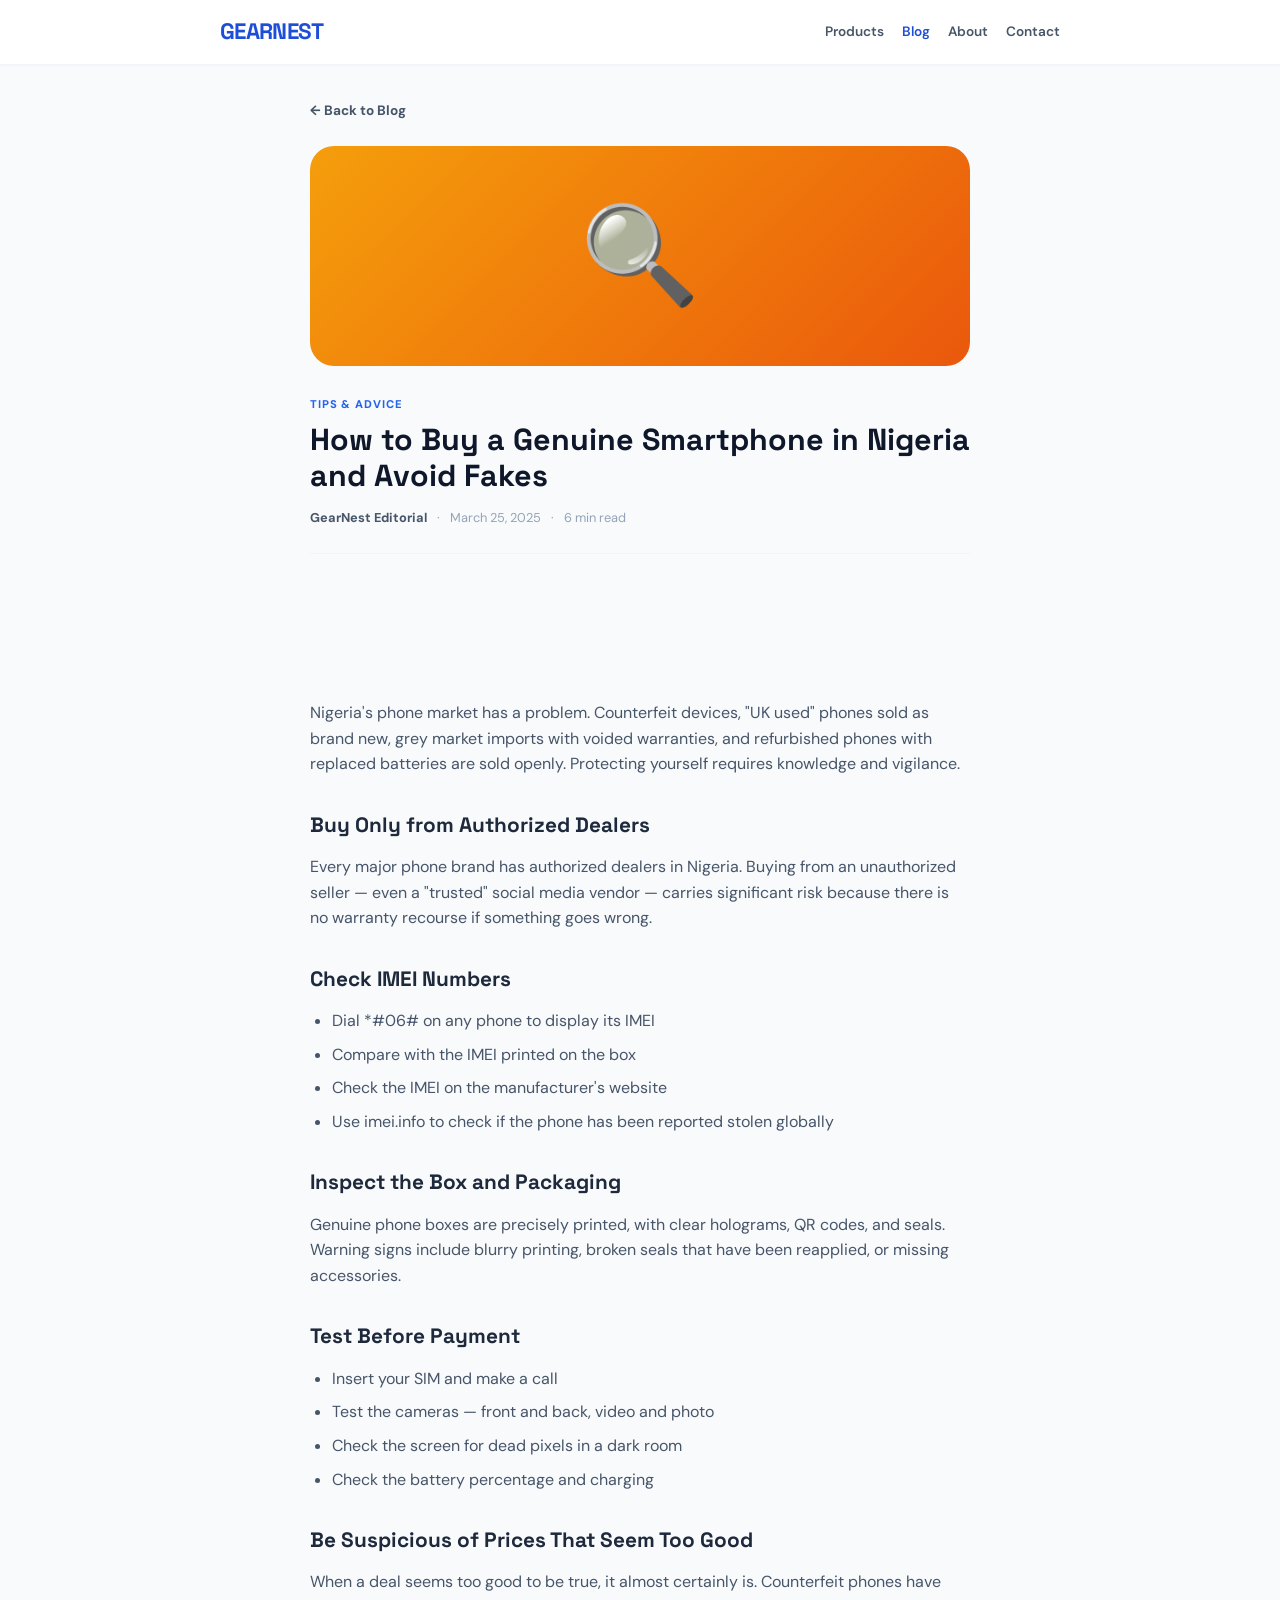
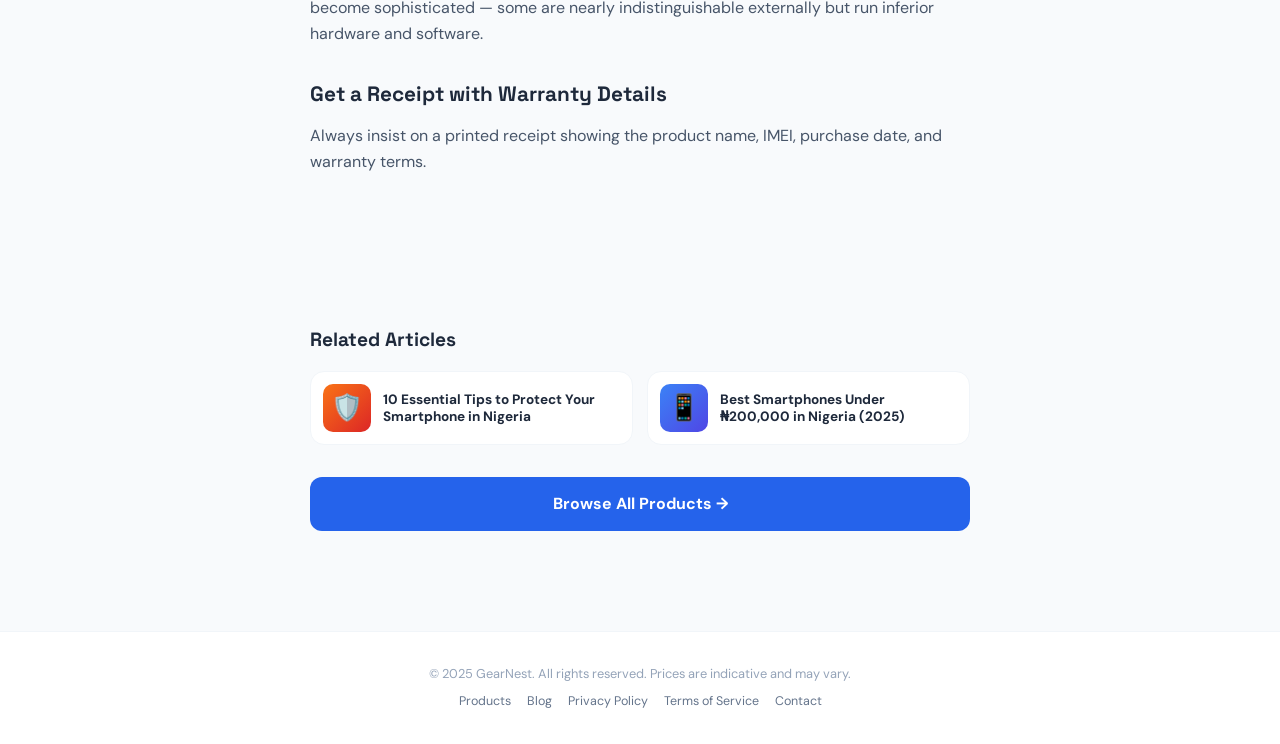
<file: blog/iphone-15-pro-max-review-nigeria.html>
<!DOCTYPE html>
<html lang="en">
<head>
<meta charset="UTF-8">
<meta name="viewport" content="width=device-width, initial-scale=1.0">
<title>How to Buy a Genuine Smartphone in Nigeria and Avoid Fakes | GearNest Blog</title>
<meta name="description" content="The Nigerian phone market is flooded with counterfeits, refurbished devices sold as new, and grey imports. Here&#x27;s how to protect yourself.">
<meta name="author" content="GearNest Editorial">
<meta property="og:title" content="How to Buy a Genuine Smartphone in Nigeria and Avoid Fakes">
<meta property="og:description" content="The Nigerian phone market is flooded with counterfeits, refurbished devices sold as new, and grey imports. Here&#x27;s how to protect yourself.">
<meta property="og:type" content="article">
<link rel="canonical" href="https://gearnest.com.ng/blog/how-to-buy-phone-nigeria-safely.html">
<meta name="google-adsense-account" content="ca-pub-3059181513838739">
<link rel="stylesheet" href="/blog/blog-style.css">
<script async src="https://pagead2.googlesyndication.com/pagead/js/adsbygoogle.js?client=ca-pub-3059181513838739" crossorigin="anonymous"></script>
</head>
<body>
<header class="site-header">
    <div class="inner">
        <a href="/" class="logo">GEARNEST</a>
        <nav class="nav-links">
            <a href="/" >Products</a>
            <a href="/blog/" class=active>Blog</a>
            <a href="/#about">About</a>
            <a href="/#contact">Contact</a>
        </nav>
    </div>
</header>
<div class="container">
    <a href="/blog/" class="back-link">&larr; Back to Blog</a>

    <div class="article-hero g-amber">🔍</div>

    <span class="cat-tag">Tips & Advice</span>
    <h1 class="article-title">How to Buy a Genuine Smartphone in Nigeria and Avoid Fakes</h1>
    <div class="byline">
        <strong>GearNest Editorial</strong>
        <span>&middot;</span><span>March 25, 2025</span>
        <span>&middot;</span><span>6 min read</span>
    </div>

    <div class="ad-wrap">
<ins class="adsbygoogle"
     style="display:block"
     data-ad-client="ca-pub-3059181513838739"
     data-ad-slot="9661309118"
     data-ad-format="auto"
     data-full-width-responsive="true"></ins>
<script>(adsbygoogle = window.adsbygoogle || []).push({});</script>
</div>

    <div class="article-body">
        
<p>Nigeria's phone market has a problem. Counterfeit devices, "UK used" phones sold as brand new, grey market imports with voided warranties, and refurbished phones with replaced batteries are sold openly. Protecting yourself requires knowledge and vigilance.</p>
<h2>Buy Only from Authorized Dealers</h2>
<p>Every major phone brand has authorized dealers in Nigeria. Buying from an unauthorized seller — even a "trusted" social media vendor — carries significant risk because there is no warranty recourse if something goes wrong.</p>
<h2>Check IMEI Numbers</h2>
<ul>
<li>Dial *#06# on any phone to display its IMEI</li>
<li>Compare with the IMEI printed on the box</li>
<li>Check the IMEI on the manufacturer's website</li>
<li>Use imei.info to check if the phone has been reported stolen globally</li>
</ul>
<h2>Inspect the Box and Packaging</h2>
<p>Genuine phone boxes are precisely printed, with clear holograms, QR codes, and seals. Warning signs include blurry printing, broken seals that have been reapplied, or missing accessories.</p>
<h2>Test Before Payment</h2>
<ul>
<li>Insert your SIM and make a call</li>
<li>Test the cameras — front and back, video and photo</li>
<li>Check the screen for dead pixels in a dark room</li>
<li>Check the battery percentage and charging</li>
</ul>
<h2>Be Suspicious of Prices That Seem Too Good</h2>
<p>When a deal seems too good to be true, it almost certainly is. Counterfeit phones have become sophisticated — some are nearly indistinguishable externally but run inferior hardware and software.</p>
<h2>Get a Receipt with Warranty Details</h2>
<p>Always insist on a printed receipt showing the product name, IMEI, purchase date, and warranty terms.</p>

    </div>

    <div class="ad-wrap">
<ins class="adsbygoogle"
     style="display:block"
     data-ad-client="ca-pub-3059181513838739"
     data-ad-slot="9661309118"
     data-ad-format="auto"
     data-full-width-responsive="true"></ins>
<script>(adsbygoogle = window.adsbygoogle || []).push({});</script>
</div>

    <h2 style="font-family:'Space Grotesk',sans-serif; font-size:1.2rem; margin-top:32px; margin-bottom:6px;">Related Articles</h2>
    <div class="related-grid">
        <a href="/blog/protect-phone-nigeria-tips.html" style="text-decoration:none;">
        <div class="related-card">
            <div class="related-emoji g-orange">🛡️</div>
            <p>10 Essential Tips to Protect Your Smartphone in Nigeria</p>
        </div></a><a href="/blog/best-phones-under-200k-nigeria-2025.html" style="text-decoration:none;">
        <div class="related-card">
            <div class="related-emoji g-blue">📱</div>
            <p>Best Smartphones Under ₦200,000 in Nigeria (2025)</p>
        </div></a>
    </div>

    <a href="/" style="display:block; text-align:center; margin-top:32px; background:#2563eb; color:#fff; padding:14px; border-radius:12px; font-weight:700; text-decoration:none;">
        Browse All Products &rarr;
    </a>
</div>
<footer class="site-footer">
    <p>© 2025 GearNest. All rights reserved. Prices are indicative and may vary.</p>
    <div class="links">
        <a href="/">Products</a>
        <a href="/blog/">Blog</a>
        <a href="/#privacy">Privacy Policy</a>
        <a href="/#terms">Terms of Service</a>
        <a href="/#contact">Contact</a>
    </div>
</footer>
</body>
</html>
</file>
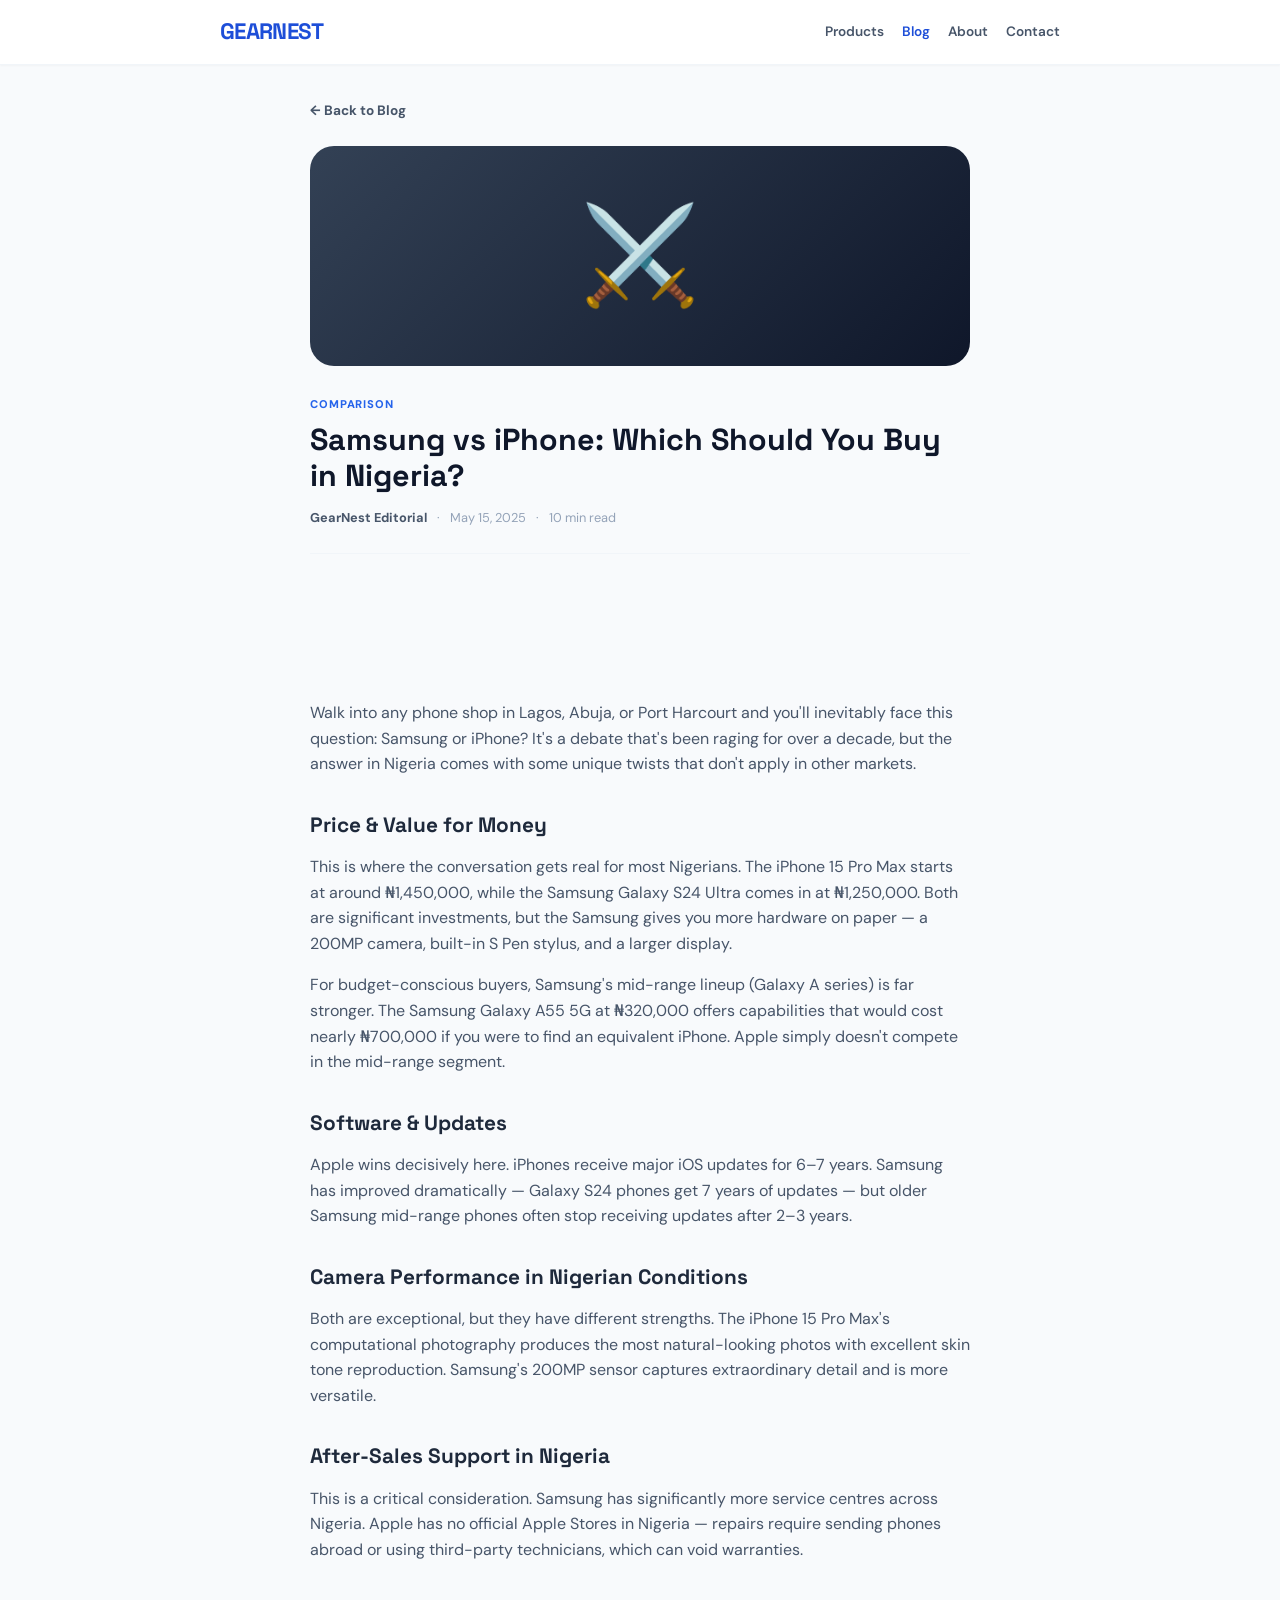
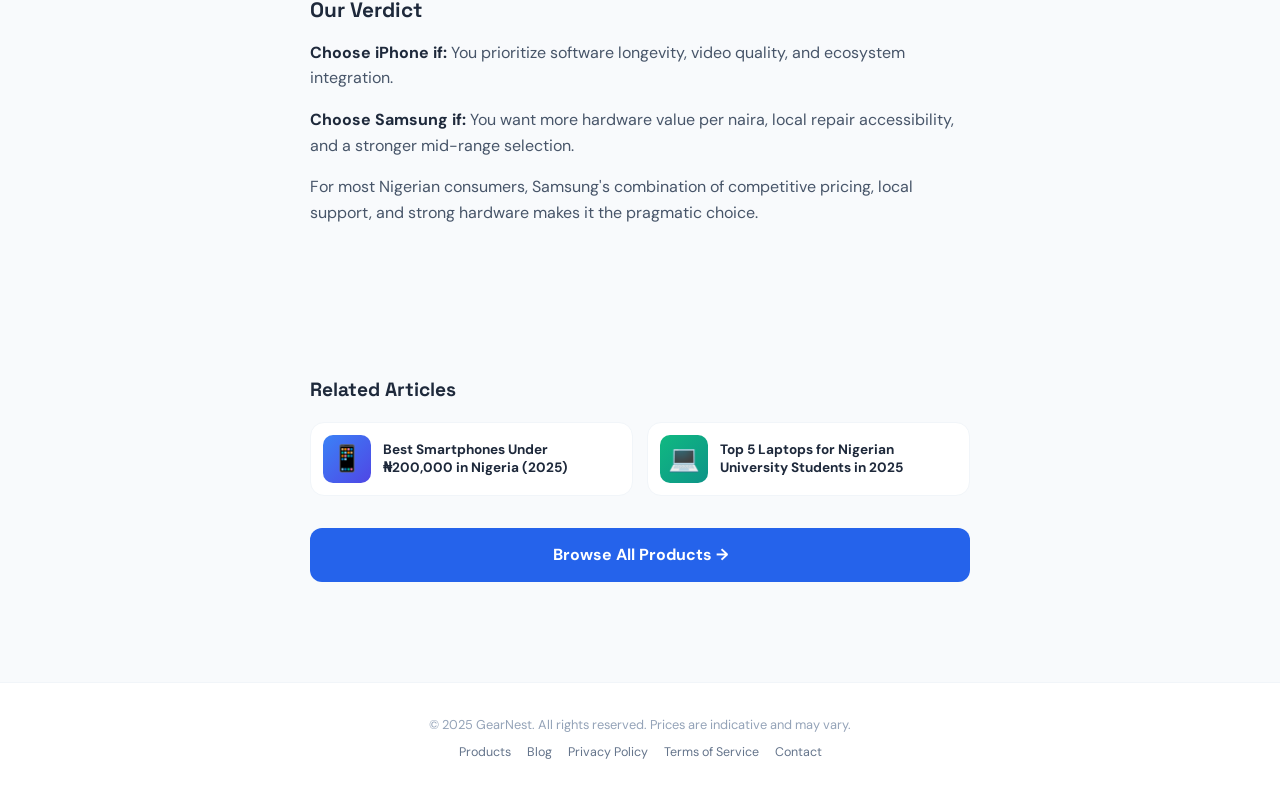
<file: blog/macbook-air-m2-review-nigeria.html>
<!DOCTYPE html>
<html lang="en">
<head>
<meta charset="UTF-8">
<meta name="viewport" content="width=device-width, initial-scale=1.0">
<title>Samsung vs iPhone: Which Should You Buy in Nigeria? | GearNest Blog</title>
<meta name="description" content="The eternal debate finally settled for Nigerian consumers. We break down real-world performance, value, after-sales support, and long-term reliability.">
<meta name="author" content="GearNest Editorial">
<meta property="og:title" content="Samsung vs iPhone: Which Should You Buy in Nigeria?">
<meta property="og:description" content="The eternal debate finally settled for Nigerian consumers. We break down real-world performance, value, after-sales support, and long-term reliability.">
<meta property="og:type" content="article">
<link rel="canonical" href="https://gearnest.com.ng/blog/samsung-vs-iphone-nigeria-2025.html">
<meta name="google-adsense-account" content="ca-pub-3059181513838739">
<link rel="stylesheet" href="/blog/blog-style.css">
<script async src="https://pagead2.googlesyndication.com/pagead/js/adsbygoogle.js?client=ca-pub-3059181513838739" crossorigin="anonymous"></script>
</head>
<body>
<header class="site-header">
    <div class="inner">
        <a href="/" class="logo">GEARNEST</a>
        <nav class="nav-links">
            <a href="/" >Products</a>
            <a href="/blog/" class=active>Blog</a>
            <a href="/#about">About</a>
            <a href="/#contact">Contact</a>
        </nav>
    </div>
</header>
<div class="container">
    <a href="/blog/" class="back-link">&larr; Back to Blog</a>

    <div class="article-hero g-slate">⚔️</div>

    <span class="cat-tag">Comparison</span>
    <h1 class="article-title">Samsung vs iPhone: Which Should You Buy in Nigeria?</h1>
    <div class="byline">
        <strong>GearNest Editorial</strong>
        <span>&middot;</span><span>May 15, 2025</span>
        <span>&middot;</span><span>10 min read</span>
    </div>

    <div class="ad-wrap">
<ins class="adsbygoogle"
     style="display:block"
     data-ad-client="ca-pub-3059181513838739"
     data-ad-slot="9661309118"
     data-ad-format="auto"
     data-full-width-responsive="true"></ins>
<script>(adsbygoogle = window.adsbygoogle || []).push({});</script>
</div>

    <div class="article-body">
        
<p>Walk into any phone shop in Lagos, Abuja, or Port Harcourt and you'll inevitably face this question: Samsung or iPhone? It's a debate that's been raging for over a decade, but the answer in Nigeria comes with some unique twists that don't apply in other markets.</p>
<h2>Price &amp; Value for Money</h2>
<p>This is where the conversation gets real for most Nigerians. The iPhone 15 Pro Max starts at around ₦1,450,000, while the Samsung Galaxy S24 Ultra comes in at ₦1,250,000. Both are significant investments, but the Samsung gives you more hardware on paper — a 200MP camera, built-in S Pen stylus, and a larger display.</p>
<p>For budget-conscious buyers, Samsung's mid-range lineup (Galaxy A series) is far stronger. The Samsung Galaxy A55 5G at ₦320,000 offers capabilities that would cost nearly ₦700,000 if you were to find an equivalent iPhone. Apple simply doesn't compete in the mid-range segment.</p>
<h2>Software &amp; Updates</h2>
<p>Apple wins decisively here. iPhones receive major iOS updates for 6–7 years. Samsung has improved dramatically — Galaxy S24 phones get 7 years of updates — but older Samsung mid-range phones often stop receiving updates after 2–3 years.</p>
<h2>Camera Performance in Nigerian Conditions</h2>
<p>Both are exceptional, but they have different strengths. The iPhone 15 Pro Max's computational photography produces the most natural-looking photos with excellent skin tone reproduction. Samsung's 200MP sensor captures extraordinary detail and is more versatile.</p>
<h2>After-Sales Support in Nigeria</h2>
<p>This is a critical consideration. Samsung has significantly more service centres across Nigeria. Apple has no official Apple Stores in Nigeria — repairs require sending phones abroad or using third-party technicians, which can void warranties.</p>
<h2>Our Verdict</h2>
<p><strong>Choose iPhone if:</strong> You prioritize software longevity, video quality, and ecosystem integration.</p>
<p><strong>Choose Samsung if:</strong> You want more hardware value per naira, local repair accessibility, and a stronger mid-range selection.</p>
<p>For most Nigerian consumers, Samsung's combination of competitive pricing, local support, and strong hardware makes it the pragmatic choice.</p>

    </div>

    <div class="ad-wrap">
<ins class="adsbygoogle"
     style="display:block"
     data-ad-client="ca-pub-3059181513838739"
     data-ad-slot="9661309118"
     data-ad-format="auto"
     data-full-width-responsive="true"></ins>
<script>(adsbygoogle = window.adsbygoogle || []).push({});</script>
</div>

    <h2 style="font-family:'Space Grotesk',sans-serif; font-size:1.2rem; margin-top:32px; margin-bottom:6px;">Related Articles</h2>
    <div class="related-grid">
        <a href="/blog/best-phones-under-200k-nigeria-2025.html" style="text-decoration:none;">
        <div class="related-card">
            <div class="related-emoji g-blue">📱</div>
            <p>Best Smartphones Under ₦200,000 in Nigeria (2025)</p>
        </div></a><a href="/blog/best-laptops-students-nigeria-2025.html" style="text-decoration:none;">
        <div class="related-card">
            <div class="related-emoji g-green">💻</div>
            <p>Top 5 Laptops for Nigerian University Students in 2025</p>
        </div></a>
    </div>

    <a href="/" style="display:block; text-align:center; margin-top:32px; background:#2563eb; color:#fff; padding:14px; border-radius:12px; font-weight:700; text-decoration:none;">
        Browse All Products &rarr;
    </a>
</div>
<footer class="site-footer">
    <p>© 2025 GearNest. All rights reserved. Prices are indicative and may vary.</p>
    <div class="links">
        <a href="/">Products</a>
        <a href="/blog/">Blog</a>
        <a href="/#privacy">Privacy Policy</a>
        <a href="/#terms">Terms of Service</a>
        <a href="/#contact">Contact</a>
    </div>
</footer>
</body>
</html>
</file>
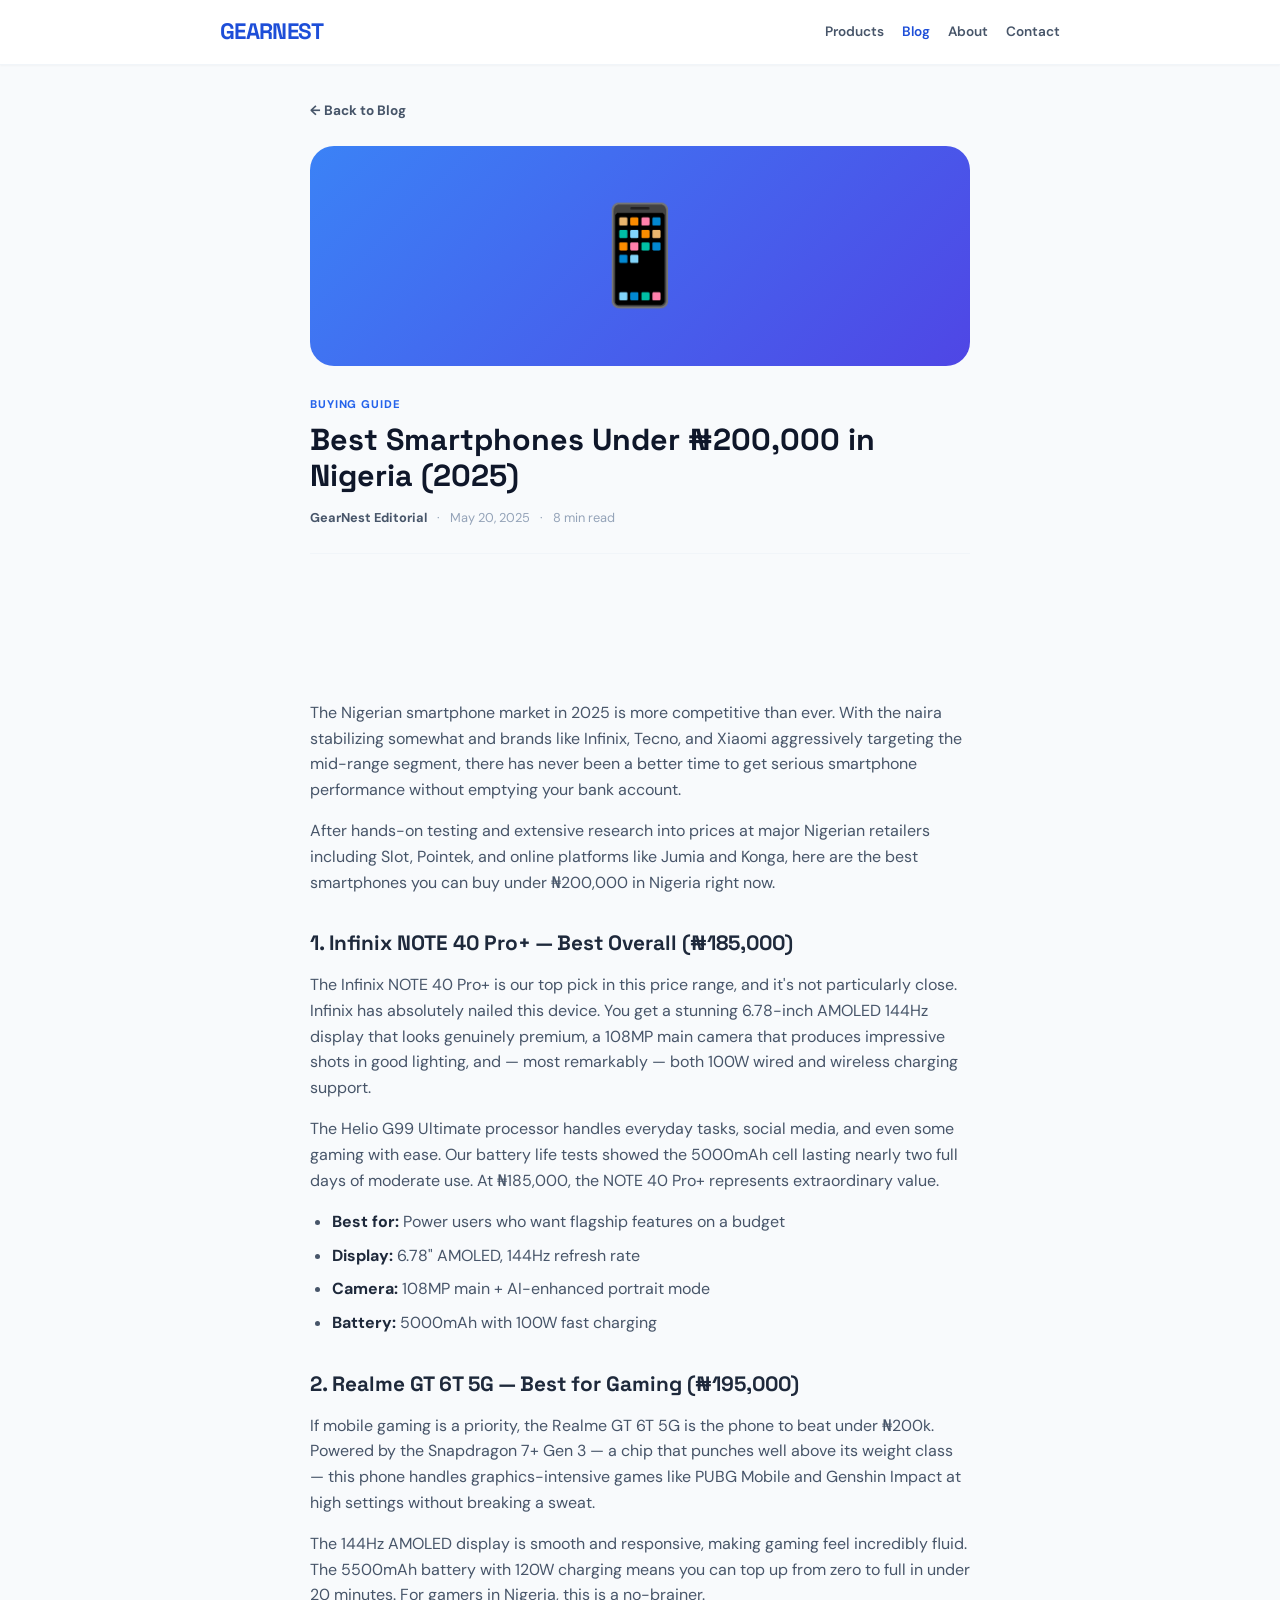
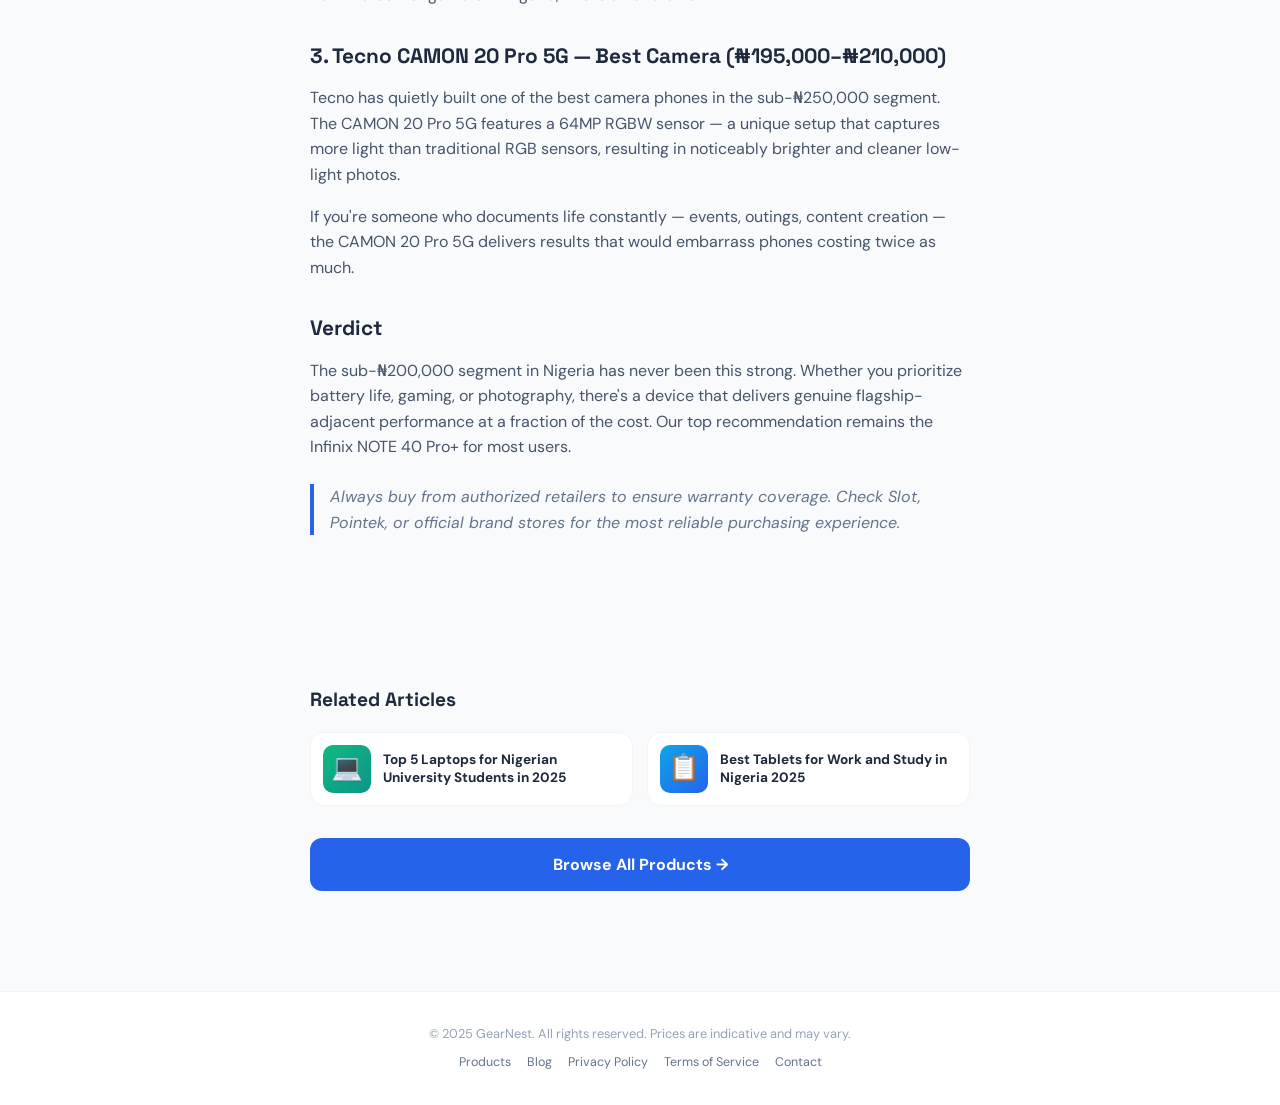
<file: blog/protect-phone-nigeria-tips.html>
<!DOCTYPE html>
<html lang="en">
<head>
<meta charset="UTF-8">
<meta name="viewport" content="width=device-width, initial-scale=1.0">
<title>Best Smartphones Under ₦200,000 in Nigeria (2025) | GearNest Blog</title>
<meta name="description" content="You don&#x27;t need to spend over ₦1 million to get a great smartphone in Nigeria. We&#x27;ve tested and ranked the best phones delivering the most value under ₦200,000 this year.">
<meta name="author" content="GearNest Editorial">
<meta property="og:title" content="Best Smartphones Under ₦200,000 in Nigeria (2025)">
<meta property="og:description" content="You don&#x27;t need to spend over ₦1 million to get a great smartphone in Nigeria. We&#x27;ve tested and ranked the best phones delivering the most value under ₦200,000 this year.">
<meta property="og:type" content="article">
<link rel="canonical" href="https://gearnest.com.ng/blog/best-phones-under-200k-nigeria-2025.html">
<meta name="google-adsense-account" content="ca-pub-3059181513838739">
<link rel="stylesheet" href="/blog/blog-style.css">
<script async src="https://pagead2.googlesyndication.com/pagead/js/adsbygoogle.js?client=ca-pub-3059181513838739" crossorigin="anonymous"></script>
</head>
<body>
<header class="site-header">
    <div class="inner">
        <a href="/" class="logo">GEARNEST</a>
        <nav class="nav-links">
            <a href="/" >Products</a>
            <a href="/blog/" class=active>Blog</a>
            <a href="/#about">About</a>
            <a href="/#contact">Contact</a>
        </nav>
    </div>
</header>
<div class="container">
    <a href="/blog/" class="back-link">&larr; Back to Blog</a>

    <div class="article-hero g-blue">📱</div>

    <span class="cat-tag">Buying Guide</span>
    <h1 class="article-title">Best Smartphones Under ₦200,000 in Nigeria (2025)</h1>
    <div class="byline">
        <strong>GearNest Editorial</strong>
        <span>&middot;</span><span>May 20, 2025</span>
        <span>&middot;</span><span>8 min read</span>
    </div>

    <div class="ad-wrap">
<ins class="adsbygoogle"
     style="display:block"
     data-ad-client="ca-pub-3059181513838739"
     data-ad-slot="9661309118"
     data-ad-format="auto"
     data-full-width-responsive="true"></ins>
<script>(adsbygoogle = window.adsbygoogle || []).push({});</script>
</div>

    <div class="article-body">
        
<p>The Nigerian smartphone market in 2025 is more competitive than ever. With the naira stabilizing somewhat and brands like Infinix, Tecno, and Xiaomi aggressively targeting the mid-range segment, there has never been a better time to get serious smartphone performance without emptying your bank account.</p>
<p>After hands-on testing and extensive research into prices at major Nigerian retailers including Slot, Pointek, and online platforms like Jumia and Konga, here are the best smartphones you can buy under ₦200,000 in Nigeria right now.</p>
<h2>1. Infinix NOTE 40 Pro+ — Best Overall (₦185,000)</h2>
<p>The Infinix NOTE 40 Pro+ is our top pick in this price range, and it's not particularly close. Infinix has absolutely nailed this device. You get a stunning 6.78-inch AMOLED 144Hz display that looks genuinely premium, a 108MP main camera that produces impressive shots in good lighting, and — most remarkably — both 100W wired and wireless charging support.</p>
<p>The Helio G99 Ultimate processor handles everyday tasks, social media, and even some gaming with ease. Our battery life tests showed the 5000mAh cell lasting nearly two full days of moderate use. At ₦185,000, the NOTE 40 Pro+ represents extraordinary value.</p>
<ul>
<li><strong>Best for:</strong> Power users who want flagship features on a budget</li>
<li><strong>Display:</strong> 6.78" AMOLED, 144Hz refresh rate</li>
<li><strong>Camera:</strong> 108MP main + AI-enhanced portrait mode</li>
<li><strong>Battery:</strong> 5000mAh with 100W fast charging</li>
</ul>
<h2>2. Realme GT 6T 5G — Best for Gaming (₦195,000)</h2>
<p>If mobile gaming is a priority, the Realme GT 6T 5G is the phone to beat under ₦200k. Powered by the Snapdragon 7+ Gen 3 — a chip that punches well above its weight class — this phone handles graphics-intensive games like PUBG Mobile and Genshin Impact at high settings without breaking a sweat.</p>
<p>The 144Hz AMOLED display is smooth and responsive, making gaming feel incredibly fluid. The 5500mAh battery with 120W charging means you can top up from zero to full in under 20 minutes. For gamers in Nigeria, this is a no-brainer.</p>
<h2>3. Tecno CAMON 20 Pro 5G — Best Camera (₦195,000–₦210,000)</h2>
<p>Tecno has quietly built one of the best camera phones in the sub-₦250,000 segment. The CAMON 20 Pro 5G features a 64MP RGBW sensor — a unique setup that captures more light than traditional RGB sensors, resulting in noticeably brighter and cleaner low-light photos.</p>
<p>If you're someone who documents life constantly — events, outings, content creation — the CAMON 20 Pro 5G delivers results that would embarrass phones costing twice as much.</p>
<h2>Verdict</h2>
<p>The sub-₦200,000 segment in Nigeria has never been this strong. Whether you prioritize battery life, gaming, or photography, there's a device that delivers genuine flagship-adjacent performance at a fraction of the cost. Our top recommendation remains the Infinix NOTE 40 Pro+ for most users.</p>
<blockquote>Always buy from authorized retailers to ensure warranty coverage. Check Slot, Pointek, or official brand stores for the most reliable purchasing experience.</blockquote>

    </div>

    <div class="ad-wrap">
<ins class="adsbygoogle"
     style="display:block"
     data-ad-client="ca-pub-3059181513838739"
     data-ad-slot="9661309118"
     data-ad-format="auto"
     data-full-width-responsive="true"></ins>
<script>(adsbygoogle = window.adsbygoogle || []).push({});</script>
</div>

    <h2 style="font-family:'Space Grotesk',sans-serif; font-size:1.2rem; margin-top:32px; margin-bottom:6px;">Related Articles</h2>
    <div class="related-grid">
        <a href="/blog/best-laptops-students-nigeria-2025.html" style="text-decoration:none;">
        <div class="related-card">
            <div class="related-emoji g-green">💻</div>
            <p>Top 5 Laptops for Nigerian University Students in 2025</p>
        </div></a><a href="/blog/best-tablets-nigeria-2025.html" style="text-decoration:none;">
        <div class="related-card">
            <div class="related-emoji g-sky">📋</div>
            <p>Best Tablets for Work and Study in Nigeria 2025</p>
        </div></a>
    </div>

    <a href="/" style="display:block; text-align:center; margin-top:32px; background:#2563eb; color:#fff; padding:14px; border-radius:12px; font-weight:700; text-decoration:none;">
        Browse All Products &rarr;
    </a>
</div>
<footer class="site-footer">
    <p>© 2025 GearNest. All rights reserved. Prices are indicative and may vary.</p>
    <div class="links">
        <a href="/">Products</a>
        <a href="/blog/">Blog</a>
        <a href="/#privacy">Privacy Policy</a>
        <a href="/#terms">Terms of Service</a>
        <a href="/#contact">Contact</a>
    </div>
</footer>
</body>
</html>
</file>
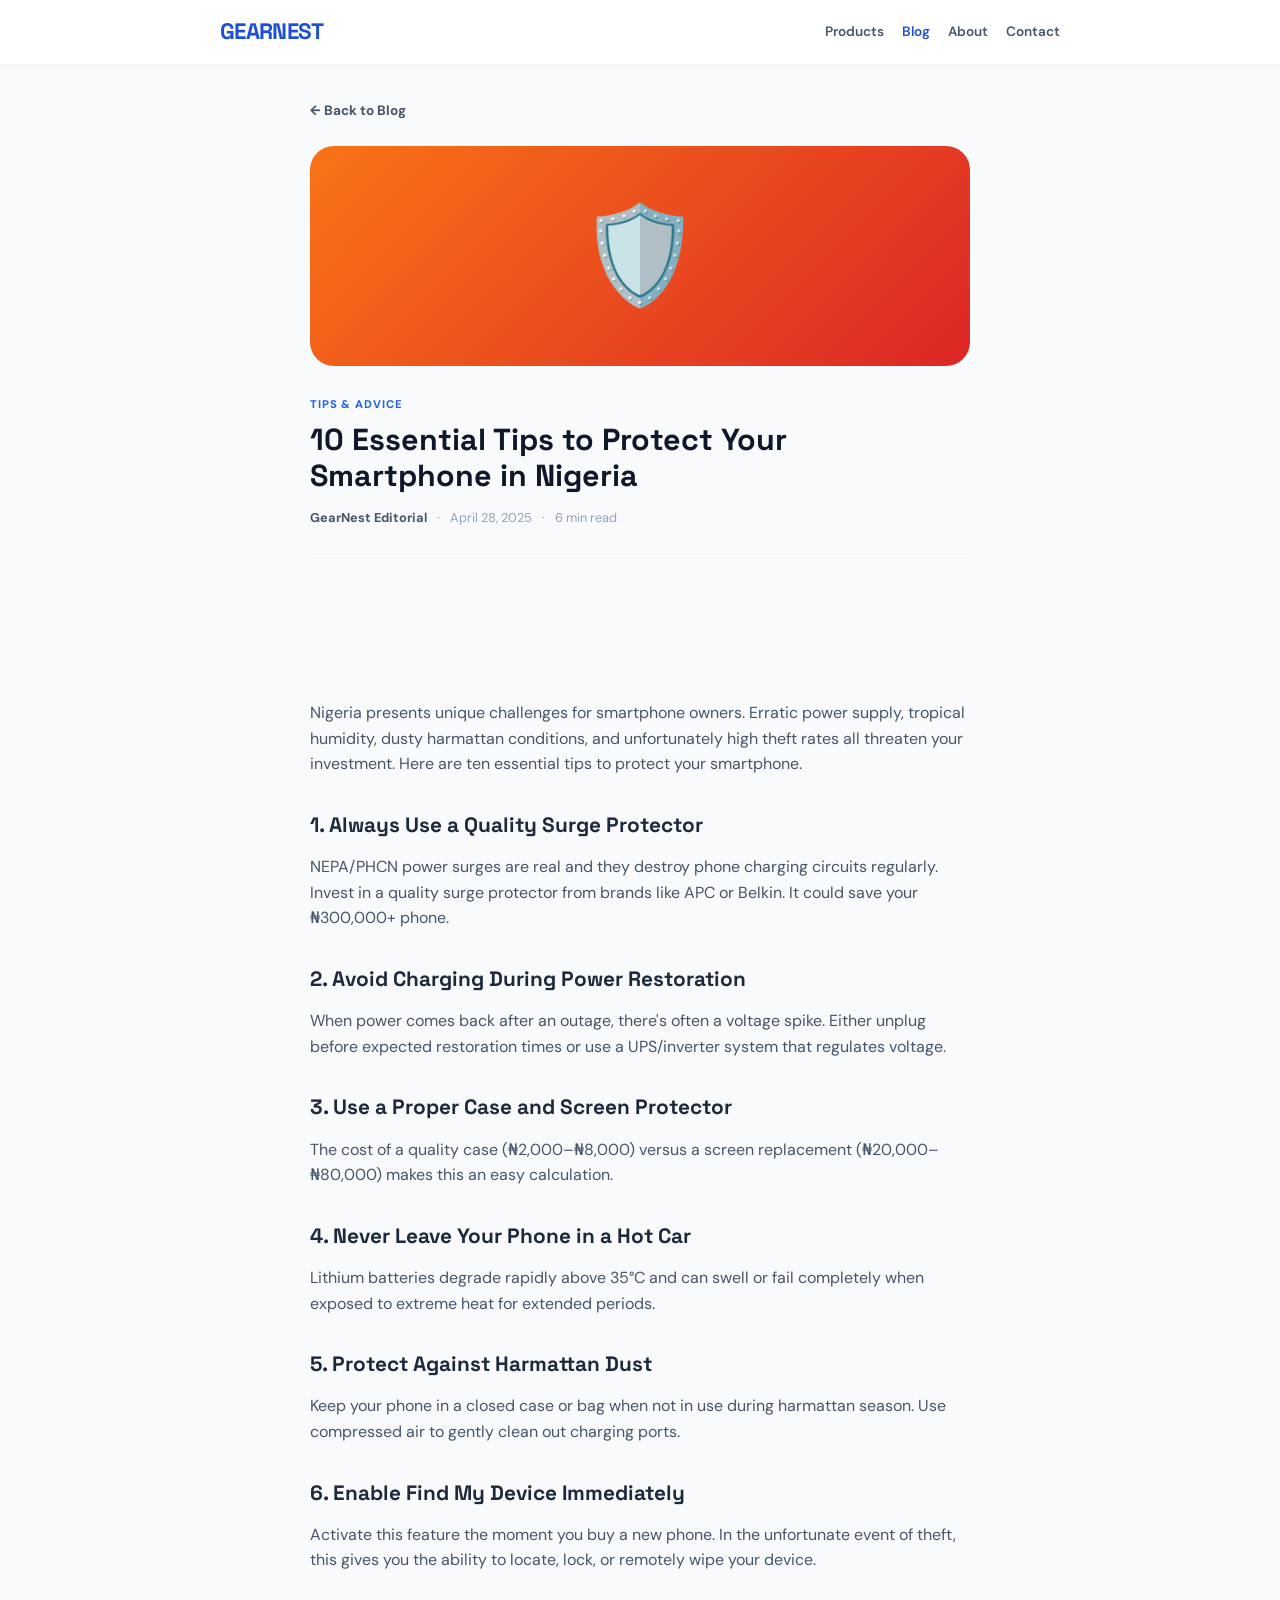
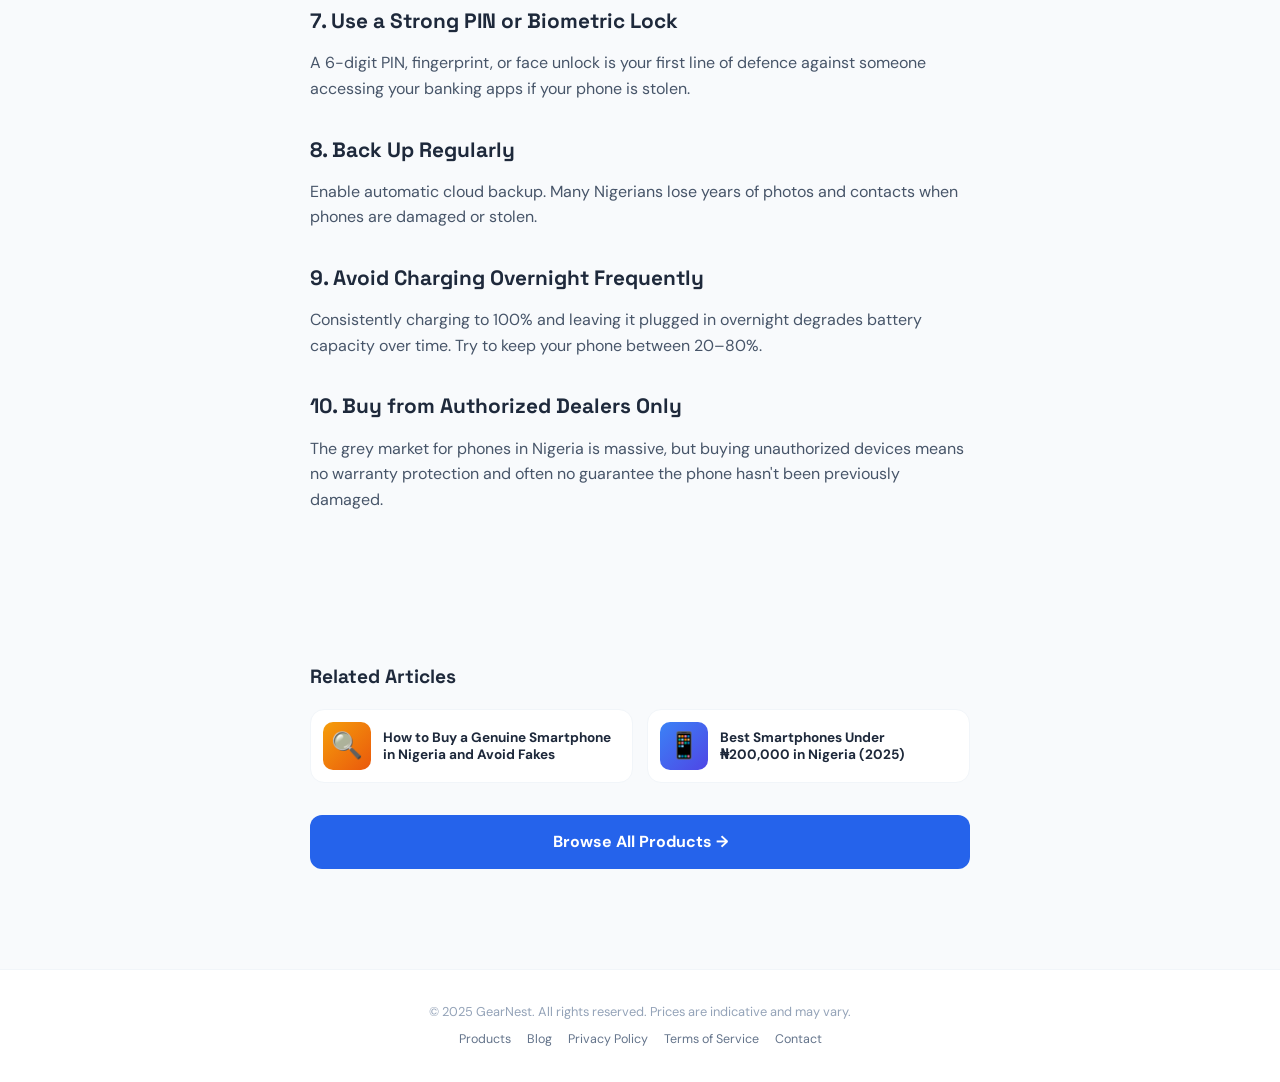
<file: blog/samsung-galaxy-s24-ultra-review.html>
<!DOCTYPE html>
<html lang="en">
<head>
<meta charset="UTF-8">
<meta name="viewport" content="width=device-width, initial-scale=1.0">
<title>10 Essential Tips to Protect Your Smartphone in Nigeria | GearNest Blog</title>
<meta name="description" content="From power surge protection to humidity damage and theft prevention — practical advice every Nigerian smartphone owner needs.">
<meta name="author" content="GearNest Editorial">
<meta property="og:title" content="10 Essential Tips to Protect Your Smartphone in Nigeria">
<meta property="og:description" content="From power surge protection to humidity damage and theft prevention — practical advice every Nigerian smartphone owner needs.">
<meta property="og:type" content="article">
<link rel="canonical" href="https://gearnest.com.ng/blog/protect-phone-nigeria-tips.html">
<meta name="google-adsense-account" content="ca-pub-3059181513838739">
<link rel="stylesheet" href="/blog/blog-style.css">
<script async src="https://pagead2.googlesyndication.com/pagead/js/adsbygoogle.js?client=ca-pub-3059181513838739" crossorigin="anonymous"></script>
</head>
<body>
<header class="site-header">
    <div class="inner">
        <a href="/" class="logo">GEARNEST</a>
        <nav class="nav-links">
            <a href="/" >Products</a>
            <a href="/blog/" class=active>Blog</a>
            <a href="/#about">About</a>
            <a href="/#contact">Contact</a>
        </nav>
    </div>
</header>
<div class="container">
    <a href="/blog/" class="back-link">&larr; Back to Blog</a>

    <div class="article-hero g-orange">🛡️</div>

    <span class="cat-tag">Tips & Advice</span>
    <h1 class="article-title">10 Essential Tips to Protect Your Smartphone in Nigeria</h1>
    <div class="byline">
        <strong>GearNest Editorial</strong>
        <span>&middot;</span><span>April 28, 2025</span>
        <span>&middot;</span><span>6 min read</span>
    </div>

    <div class="ad-wrap">
<ins class="adsbygoogle"
     style="display:block"
     data-ad-client="ca-pub-3059181513838739"
     data-ad-slot="9661309118"
     data-ad-format="auto"
     data-full-width-responsive="true"></ins>
<script>(adsbygoogle = window.adsbygoogle || []).push({});</script>
</div>

    <div class="article-body">
        
<p>Nigeria presents unique challenges for smartphone owners. Erratic power supply, tropical humidity, dusty harmattan conditions, and unfortunately high theft rates all threaten your investment. Here are ten essential tips to protect your smartphone.</p>
<h2>1. Always Use a Quality Surge Protector</h2>
<p>NEPA/PHCN power surges are real and they destroy phone charging circuits regularly. Invest in a quality surge protector from brands like APC or Belkin. It could save your ₦300,000+ phone.</p>
<h2>2. Avoid Charging During Power Restoration</h2>
<p>When power comes back after an outage, there's often a voltage spike. Either unplug before expected restoration times or use a UPS/inverter system that regulates voltage.</p>
<h2>3. Use a Proper Case and Screen Protector</h2>
<p>The cost of a quality case (₦2,000–₦8,000) versus a screen replacement (₦20,000–₦80,000) makes this an easy calculation.</p>
<h2>4. Never Leave Your Phone in a Hot Car</h2>
<p>Lithium batteries degrade rapidly above 35°C and can swell or fail completely when exposed to extreme heat for extended periods.</p>
<h2>5. Protect Against Harmattan Dust</h2>
<p>Keep your phone in a closed case or bag when not in use during harmattan season. Use compressed air to gently clean out charging ports.</p>
<h2>6. Enable Find My Device Immediately</h2>
<p>Activate this feature the moment you buy a new phone. In the unfortunate event of theft, this gives you the ability to locate, lock, or remotely wipe your device.</p>
<h2>7. Use a Strong PIN or Biometric Lock</h2>
<p>A 6-digit PIN, fingerprint, or face unlock is your first line of defence against someone accessing your banking apps if your phone is stolen.</p>
<h2>8. Back Up Regularly</h2>
<p>Enable automatic cloud backup. Many Nigerians lose years of photos and contacts when phones are damaged or stolen.</p>
<h2>9. Avoid Charging Overnight Frequently</h2>
<p>Consistently charging to 100% and leaving it plugged in overnight degrades battery capacity over time. Try to keep your phone between 20–80%.</p>
<h2>10. Buy from Authorized Dealers Only</h2>
<p>The grey market for phones in Nigeria is massive, but buying unauthorized devices means no warranty protection and often no guarantee the phone hasn't been previously damaged.</p>

    </div>

    <div class="ad-wrap">
<ins class="adsbygoogle"
     style="display:block"
     data-ad-client="ca-pub-3059181513838739"
     data-ad-slot="9661309118"
     data-ad-format="auto"
     data-full-width-responsive="true"></ins>
<script>(adsbygoogle = window.adsbygoogle || []).push({});</script>
</div>

    <h2 style="font-family:'Space Grotesk',sans-serif; font-size:1.2rem; margin-top:32px; margin-bottom:6px;">Related Articles</h2>
    <div class="related-grid">
        <a href="/blog/how-to-buy-phone-nigeria-safely.html" style="text-decoration:none;">
        <div class="related-card">
            <div class="related-emoji g-amber">🔍</div>
            <p>How to Buy a Genuine Smartphone in Nigeria and Avoid Fakes</p>
        </div></a><a href="/blog/best-phones-under-200k-nigeria-2025.html" style="text-decoration:none;">
        <div class="related-card">
            <div class="related-emoji g-blue">📱</div>
            <p>Best Smartphones Under ₦200,000 in Nigeria (2025)</p>
        </div></a>
    </div>

    <a href="/" style="display:block; text-align:center; margin-top:32px; background:#2563eb; color:#fff; padding:14px; border-radius:12px; font-weight:700; text-decoration:none;">
        Browse All Products &rarr;
    </a>
</div>
<footer class="site-footer">
    <p>© 2025 GearNest. All rights reserved. Prices are indicative and may vary.</p>
    <div class="links">
        <a href="/">Products</a>
        <a href="/blog/">Blog</a>
        <a href="/#privacy">Privacy Policy</a>
        <a href="/#terms">Terms of Service</a>
        <a href="/#contact">Contact</a>
    </div>
</footer>
</body>
</html>
</file>
<file: blog/blog-style.css>
/* GearNest Blog — Shared Stylesheet */
@import url('https://fonts.googleapis.com/css2?family=Space+Grotesk:wght@500;600;700;800&family=DM+Sans:wght@400;500;600&display=swap');

* { box-sizing: border-box; margin: 0; padding: 0; }

body {
    font-family: 'DM Sans', sans-serif;
    background: #f8fafc;
    color: #1e293b;
    line-height: 1.6;
}

a { color: #2563eb; text-decoration: none; }
a:hover { text-decoration: underline; }

.font-display { font-family: 'Space Grotesk', sans-serif; }

/* Header */
.site-header {
    background: #fff;
    border-bottom: 1px solid #f1f5f9;
    position: sticky;
    top: 0;
    z-index: 50;
    box-shadow: 0 1px 2px rgba(0,0,0,0.03);
}
.site-header .inner {
    max-width: 880px;
    margin: 0 auto;
    padding: 14px 20px;
    display: flex;
    justify-content: space-between;
    align-items: center;
}
.logo {
    font-family: 'Space Grotesk', sans-serif;
    font-weight: 800;
    font-size: 1.4rem;
    color: #1d4ed8;
    letter-spacing: -0.03em;
}
.nav-links { display: flex; gap: 18px; align-items: center; }
.nav-links a { color: #475569; font-size: 0.85rem; font-weight: 600; }
.nav-links a.active { color: #1d4ed8; }

/* Container */
.container { max-width: 700px; margin: 0 auto; padding: 32px 20px 60px; }
.container.wide { max-width: 880px; }

/* Article hero */
.article-hero {
    height: 220px;
    border-radius: 24px;
    display: flex;
    align-items: center;
    justify-content: center;
    margin-bottom: 24px;
    font-size: 6rem;
}
.cat-tag {
    display: inline-block;
    font-size: 0.7rem;
    font-weight: 800;
    text-transform: uppercase;
    letter-spacing: 0.08em;
    color: #2563eb;
    margin-bottom: 8px;
}
h1.article-title {
    font-family: 'Space Grotesk', sans-serif;
    font-size: 1.9rem;
    font-weight: 800;
    line-height: 1.2;
    margin-bottom: 14px;
    color: #0f172a;
}
.byline {
    display: flex;
    gap: 10px;
    align-items: center;
    font-size: 0.8rem;
    color: #94a3b8;
    margin-bottom: 28px;
    padding-bottom: 24px;
    border-bottom: 1px solid #f1f5f9;
}
.byline strong { color: #475569; }

/* Article body */
.article-body h2 {
    font-family: 'Space Grotesk', sans-serif;
    font-size: 1.3rem;
    font-weight: 700;
    margin: 32px 0 12px;
    color: #1e293b;
}
.article-body h3 {
    font-family: 'Space Grotesk', sans-serif;
    font-size: 1.1rem;
    font-weight: 700;
    margin: 24px 0 10px;
    color: #1e293b;
}
.article-body p { margin-bottom: 16px; color: #475569; font-size: 1rem; }
.article-body ul { margin: 0 0 16px 22px; color: #475569; }
.article-body ul li { margin-bottom: 8px; }
.article-body strong { color: #1e293b; font-weight: 700; }
.article-body blockquote {
    border-left: 4px solid #2563eb;
    padding-left: 16px;
    margin: 24px 0;
    font-style: italic;
    color: #64748b;
}

/* Ad container */
.ad-wrap { margin: 28px 0; min-height: 90px; }

/* Related / back link */
.back-link {
    display: inline-flex;
    align-items: center;
    gap: 6px;
    font-size: 0.85rem;
    font-weight: 700;
    color: #475569;
    margin-bottom: 24px;
}
.related-grid {
    display: grid;
    grid-template-columns: 1fr 1fr;
    gap: 14px;
    margin-top: 16px;
}
@media (max-width: 600px) { .related-grid { grid-template-columns: 1fr; } }
.related-card {
    display: flex;
    gap: 12px;
    background: #fff;
    border: 1px solid #f1f5f9;
    border-radius: 14px;
    padding: 12px;
    align-items: center;
}
.related-emoji {
    width: 48px; height: 48px;
    border-radius: 10px;
    display: flex; align-items: center; justify-content: center;
    font-size: 1.6rem;
    flex-shrink: 0;
}
.related-card p { font-size: 0.85rem; font-weight: 700; color: #1e293b; margin: 0; line-height: 1.3; }

/* Blog index grid */
.blog-grid {
    display: grid;
    grid-template-columns: 1fr 1fr;
    gap: 18px;
    margin-top: 24px;
}
@media (max-width: 700px) { .blog-grid { grid-template-columns: 1fr; } }
.blog-card {
    background: #fff;
    border: 1px solid #f1f5f9;
    border-radius: 18px;
    overflow: hidden;
    transition: box-shadow 0.2s;
}
.blog-card:hover { box-shadow: 0 8px 24px rgba(0,0,0,0.07); }
.blog-card .thumb {
    height: 130px;
    display: flex; align-items: center; justify-content: center;
    font-size: 3.2rem;
}
.blog-card .content { padding: 16px; }
.blog-card .content h3 {
    font-family: 'Space Grotesk', sans-serif;
    font-size: 1rem;
    font-weight: 700;
    color: #1e293b;
    margin: 6px 0 8px;
    line-height: 1.3;
}
.blog-card .content p { font-size: 0.82rem; color: #64748b; margin-bottom: 10px; }
.blog-card .meta { font-size: 0.72rem; color: #94a3b8; }

.featured-card {
    background: #fff;
    border: 1px solid #f1f5f9;
    border-radius: 22px;
    overflow: hidden;
    display: flex;
    margin-bottom: 24px;
}
@media (max-width: 600px) { .featured-card { flex-direction: column; } }
.featured-card .thumb {
    width: 38%;
    flex-shrink: 0;
    display: flex; align-items: center; justify-content: center;
    font-size: 5rem;
}
@media (max-width: 600px) { .featured-card .thumb { width: 100%; height: 160px; } }
.featured-card .content { padding: 22px; }
.featured-badge {
    display: inline-block;
    background: #2563eb;
    color: #fff;
    font-size: 0.65rem;
    font-weight: 800;
    text-transform: uppercase;
    padding: 3px 10px;
    border-radius: 99px;
    margin-right: 6px;
}

/* Footer */
.site-footer {
    background: #fff;
    border-top: 1px solid #f1f5f9;
    margin-top: 40px;
    padding: 32px 20px;
    text-align: center;
}
.site-footer p { font-size: 0.8rem; color: #94a3b8; margin-bottom: 8px; }
.site-footer .links { display: flex; gap: 16px; justify-content: center; flex-wrap: wrap; }
.site-footer .links a { font-size: 0.78rem; color: #64748b; }

.g-blue { background: linear-gradient(135deg,#3b82f6,#4f46e5); }
.g-slate { background: linear-gradient(135deg,#334155,#0f172a); }
.g-green { background: linear-gradient(135deg,#10b981,#0d9488); }
.g-gray { background: linear-gradient(135deg,#1f2937,#020617); }
.g-orange { background: linear-gradient(135deg,#f97316,#dc2626); }
.g-purple { background: linear-gradient(135deg,#8b5cf6,#db2777); }
.g-violet { background: linear-gradient(135deg,#7c3aed,#6d28d9); }
.g-cyan { background: linear-gradient(135deg,#2563eb,#06b6d4); }
.g-amber { background: linear-gradient(135deg,#f59e0b,#ea580c); }
.g-sky { background: linear-gradient(135deg,#0ea5e9,#2563eb); }
</file>
